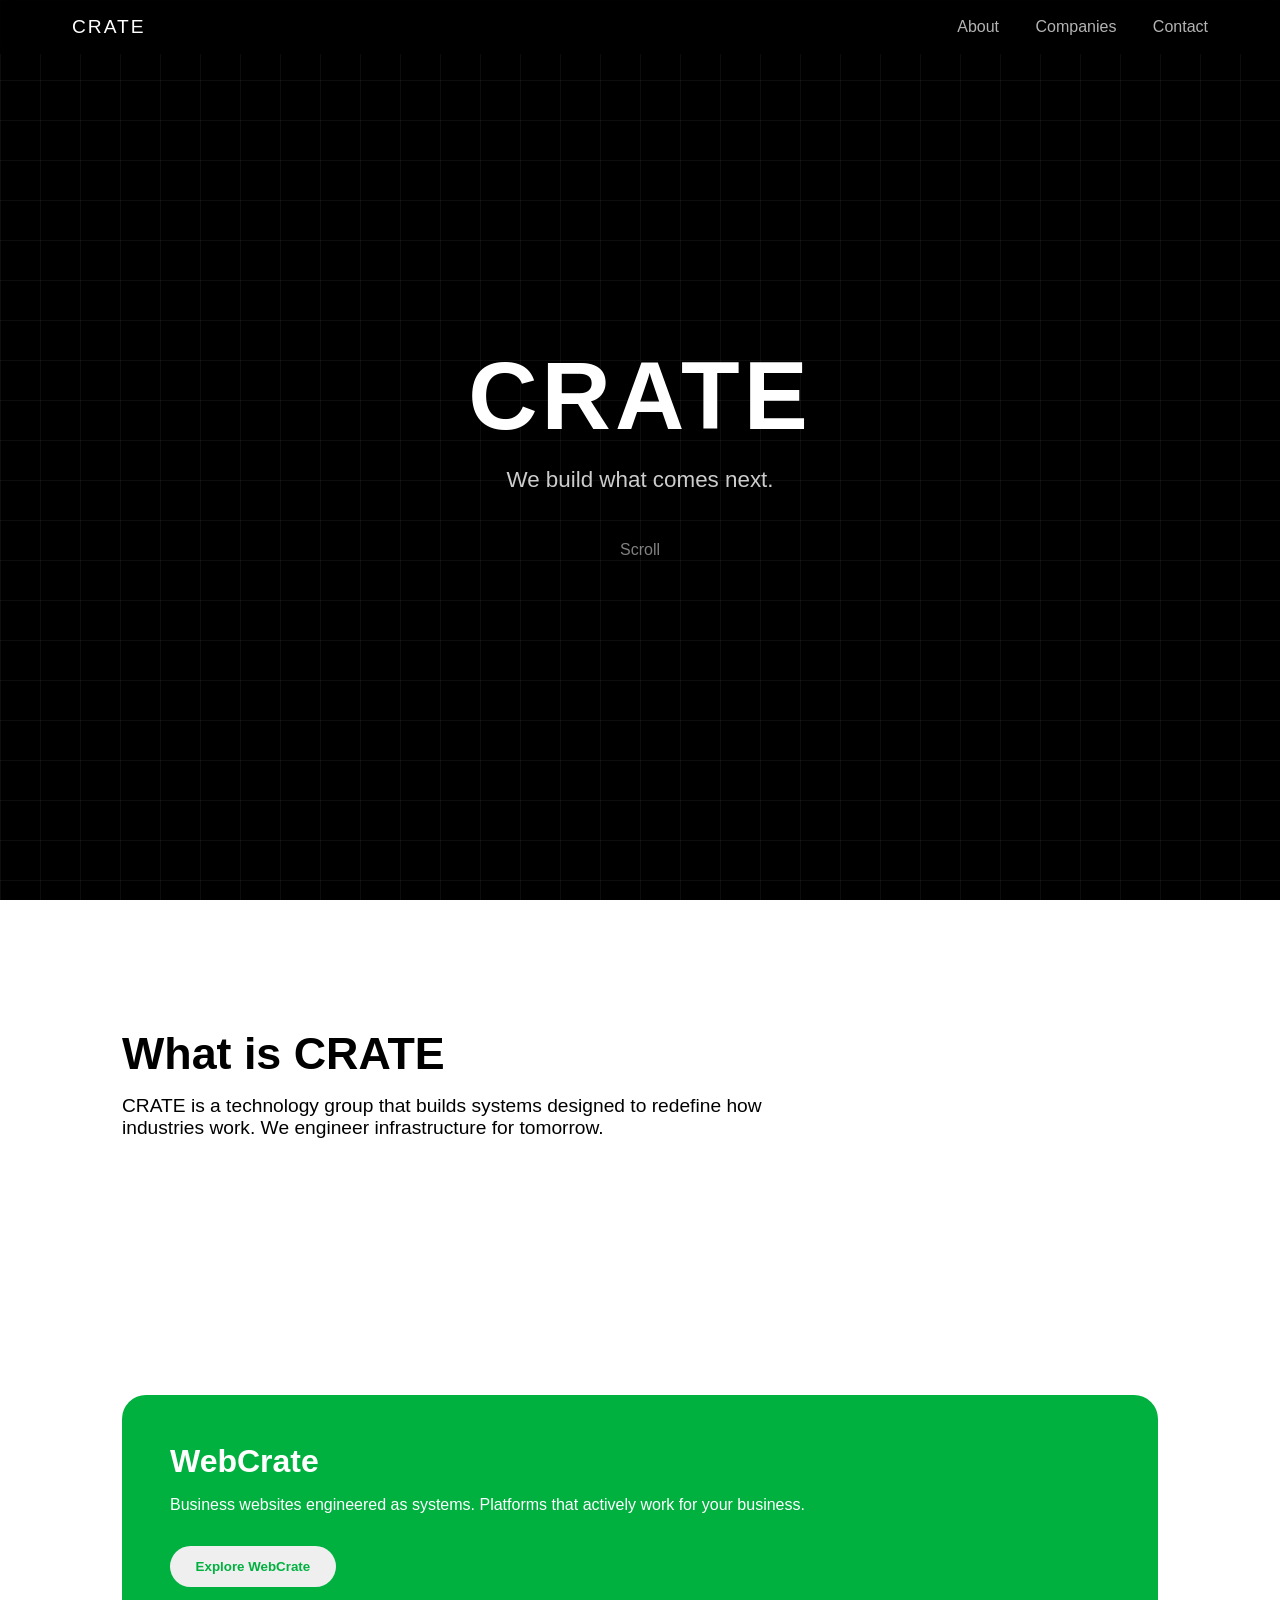
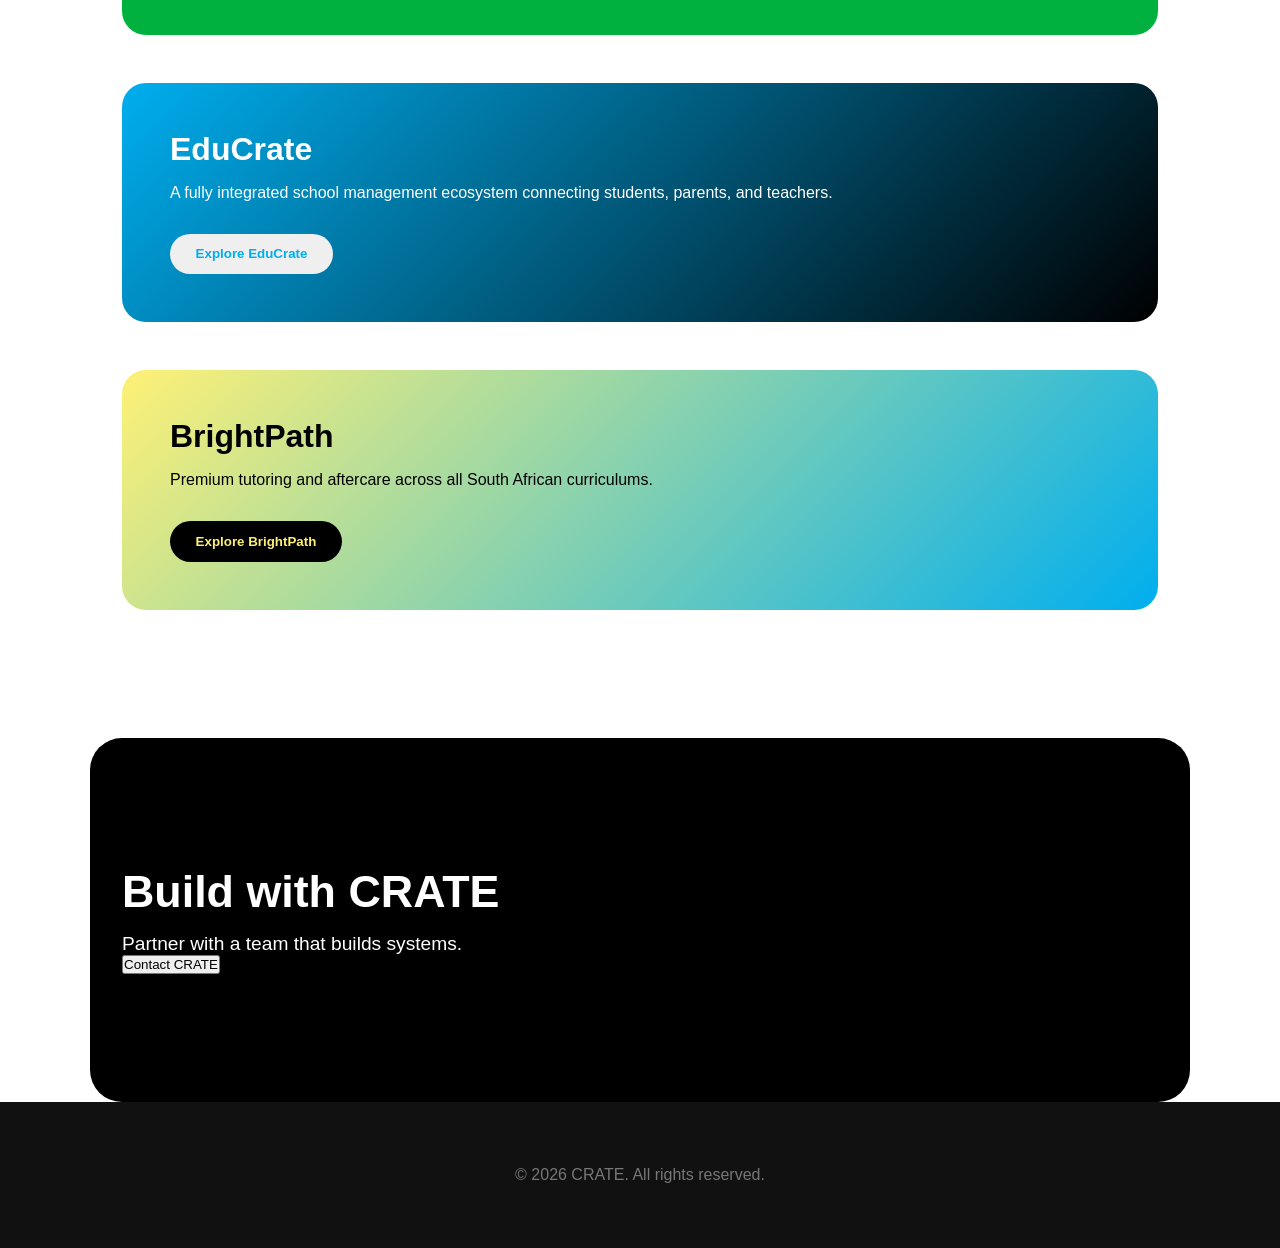
<file: index.html>
<!DOCTYPE html>
<html lang="en">
<head>
  <meta charset="UTF-8" />
  <meta name="viewport" content="width=device-width, initial-scale=1.0" />
  <title>CRATE | We Build What Comes Next</title>
  <link rel="stylesheet" href="styles/styles.css" />
</head>
<body>

<!-- NAV -->
<nav class="nav">
  <div class="nav-inner">
    <span class="nav-logo">CRATE</span>
    <div class="nav-links">
      <a href="index.html#about">About</a>
      <a href="index.html#brands">Companies</a>
      <a href="index.html#contact">Contact</a>
    </div>
  </div>
</nav>

<!-- HERO -->
<header class="hero">
  <div class="grid-bg"></div>
  <div class="hero-content">
    <h1>CRATE</h1>
    <p>We build what comes next.</p>
    <span class="scroll">Scroll</span>
  </div>
</header>

<!-- ABOUT -->
<section id="about" class="about reveal">
  <h2>What is CRATE</h2>
  <p>
    CRATE is a technology group that builds systems designed to redefine how industries work.
    We engineer infrastructure for tomorrow.
  </p>
</section>

<!-- BRANDS -->
<section id="brands" class="brands">

  <div class="brand webcrate reveal">
    <h3>WebCrate</h3>
    <p>
      Business websites engineered as systems.
      Platforms that actively work for your business.
    </p>
    <a href="webcrate.html">
      <button>Explore WebCrate</button>
    </a>
  </div>

  <div class="brand educrate reveal">
    <h3>EduCrate</h3>
    <p>
      A fully integrated school management ecosystem
      connecting students, parents, and teachers.
    </p>
    <a href="educrate.html">
      <button>Explore EduCrate</button>
    </a>
  </div>

  <div class="brand brightpath reveal">
    <h3>BrightPath</h3>
    <p>
      Premium tutoring and aftercare
      across all South African curriculums.
    </p>
    <a href="Brightpath/index.html">
      <button>Explore BrightPath</button>
    </a>
  </div>

</section>

<!-- CTA -->
<section id="contact" class="cta reveal">
  <h2>Build with CRATE</h2>
  <p>Partner with a team that builds systems.</p>
  <button>Contact CRATE</button>
</section>

<footer>
  <p>© 2026 CRATE. All rights reserved.</p>
</footer>

<script src="scripts/scripts.js"></script>
</body>
</html>
</file>
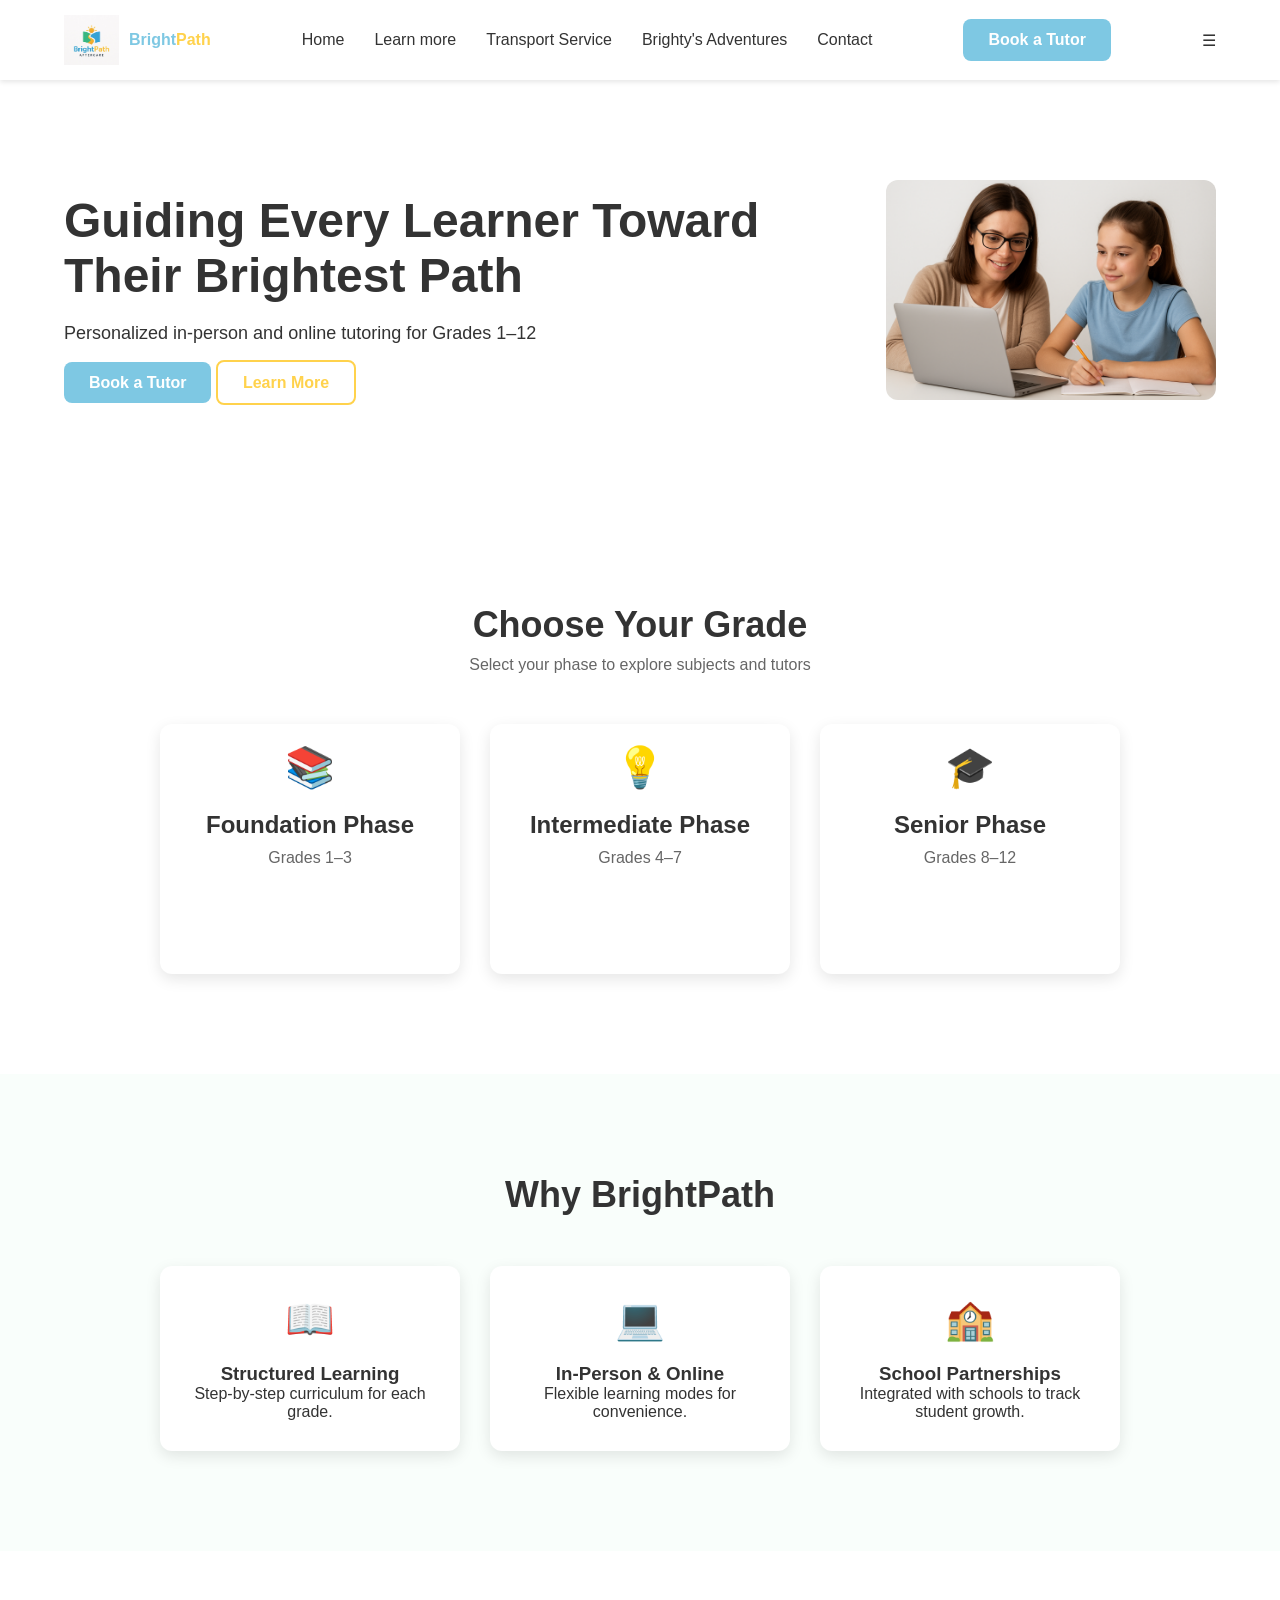
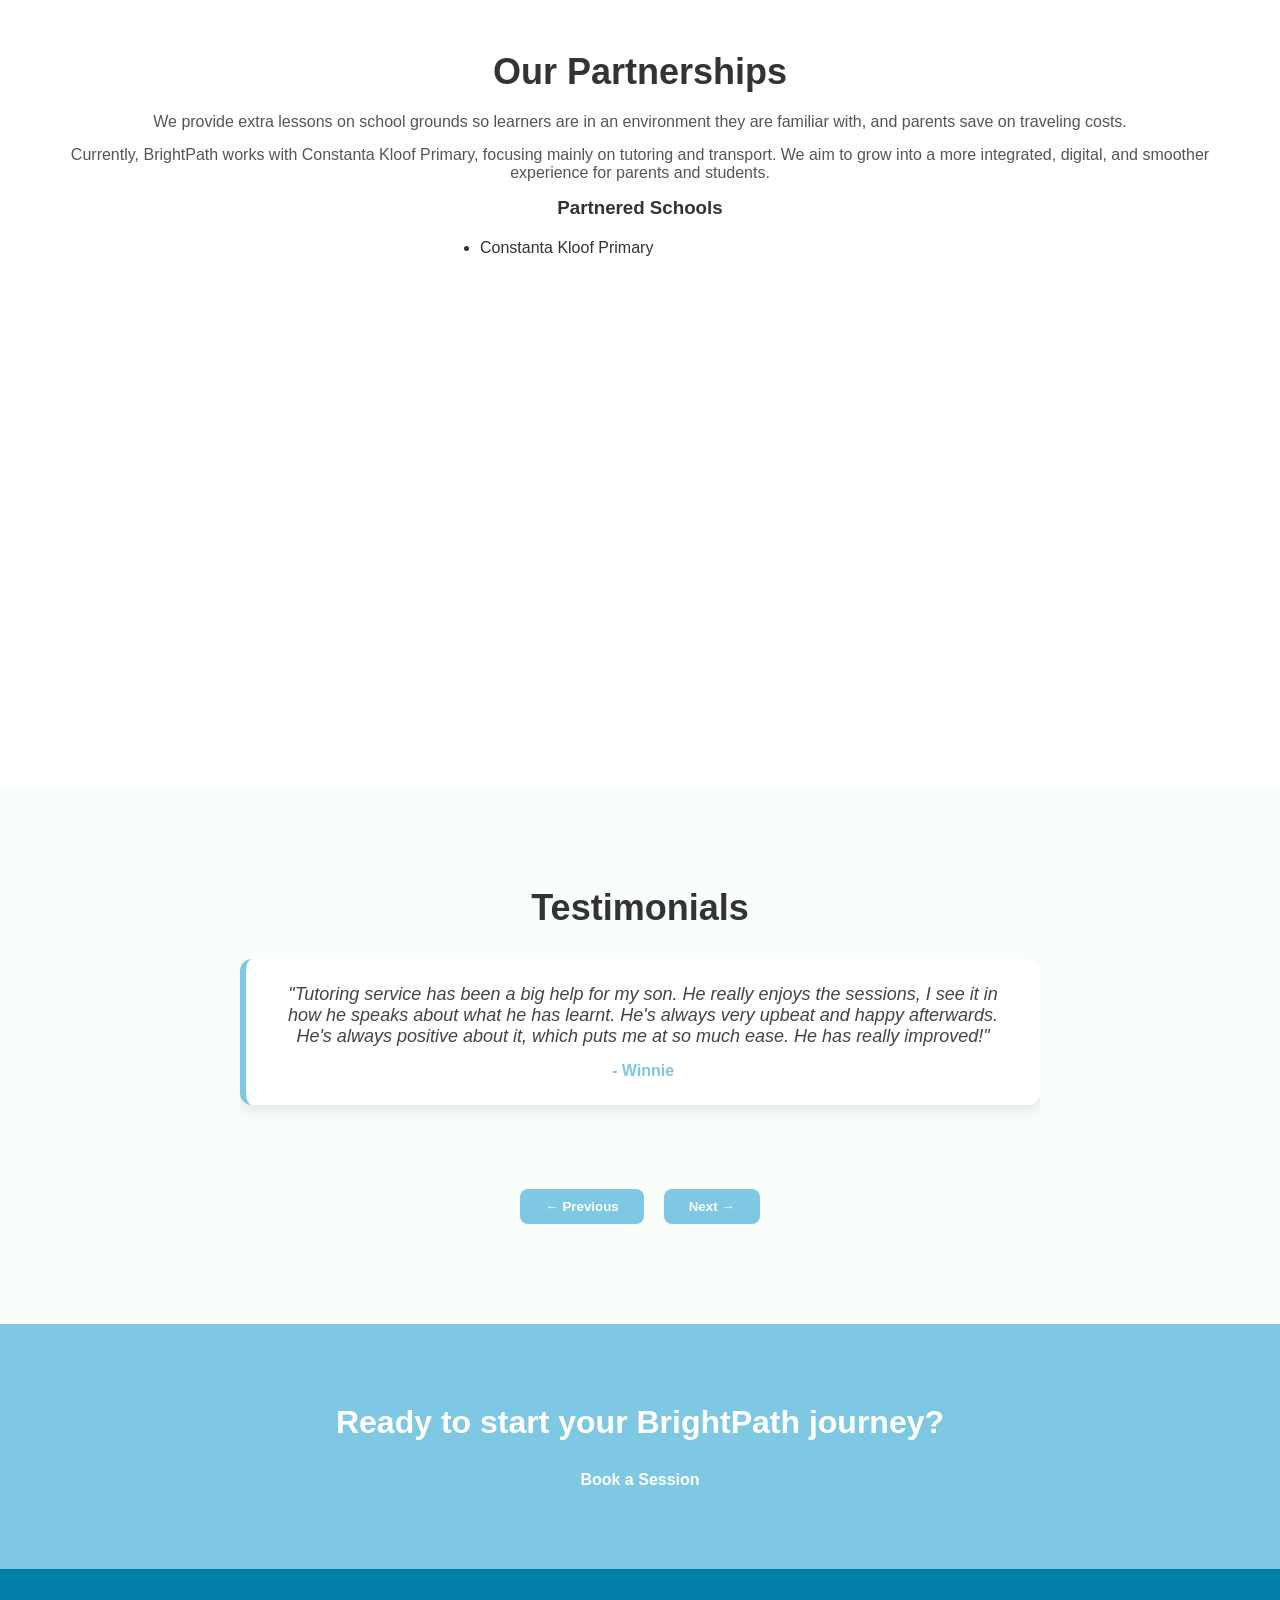
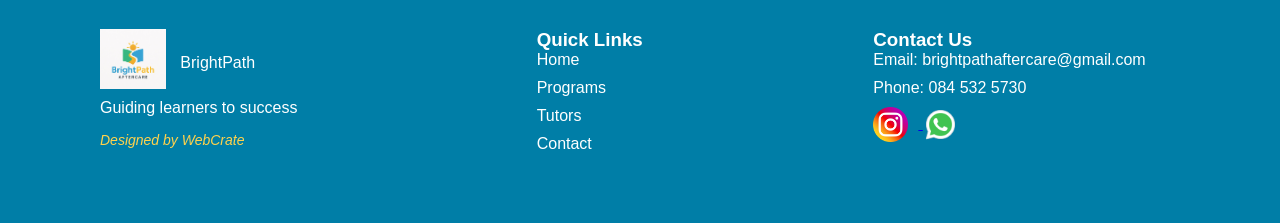
<file: Brightpath/index.html>
<!DOCTYPE html>
<html lang="en">
<head>
  <meta charset="UTF-8">
  <meta name="viewport" content="width=device-width, initial-scale=1.0">
  <title>BrightPath | Home</title>
  <link rel="stylesheet" href="styles/styles.css">
</head>
<body>
  
  <header>
    <div class="container header-container">
      <div class="logo">
        <img src="images/IMG-20251020-WA0029.jpg" alt="BrightPath Logo" class="logo-img">
        <span class="bright">Bright</span><span class="path">Path</span>
      </div>
      <nav>
        <ul class="nav-links">
          <li><a href="#">Home</a></li>
          <li><a href="learn.html">Learn more</a></li>
          <li><a href="transport.html">Transport Service</a></li>
          <li><a href="episodes.html">Brighty's Adventures</a></li>
          <li><a href="#">Contact</a></li>
        </ul>
      </nav>
      <a href="tutors.html" class="cta-btn">Book a Tutor</a>
      <div class="mobile-menu-icon">&#9776;</div>
    </div>
  </header>

  <!-- HERO SECTION -->
  <section class="hero">
    <div class="container hero-container">
      <div class="hero-text">
        <h1>Guiding Every Learner Toward Their Brightest Path</h1>
        <p>Personalized in-person and online tutoring for Grades 1–12</p>
        <div class="hero-buttons">
          <a href="tutors.html" class="btn-primary">Book a Tutor</a>
          <a href="learn.html" class="btn-secondary">Learn More</a>
        </div>
      </div>
      <div class="hero-image">
        <img src="images/tutor2.png" alt="Learners and tutor">
      </div>
    </div>
  </section>

  <!-- SUBJECTS / GRADES SECTION -->
  <section class="grades">
    <div class="container">
      <h2>Choose Your Grade</h2>
      <p>Select your phase to explore subjects and tutors</p>
      <div class="grades-grid">
        <div class="grade-card" data-phase="foundation">
          <div class="icon">📚</div>
          <h3>Foundation Phase</h3>
          <p>Grades 1–3</p>
        </div>
        <div class="grade-card" data-phase="intermediate">
          <div class="icon">💡</div>
          <h3>Intermediate Phase</h3>
          <p>Grades 4–7</p>
        </div>
        <div class="grade-card" data-phase="senior">
          <div class="icon">🎓</div>
          <h3>Senior Phase</h3>
          <p>Grades 8–12</p>
        </div>
      </div>
      <div class="subjects-placeholder">
        <!-- Subjects will display dynamically -->
      </div>
    </div>
  </section>

  <!-- WHY BRIGHTPATH -->
  <section class="why">
    <div class="container">
      <h2>Why BrightPath</h2>
      <div class="why-grid">
        <div class="why-card">
          <div class="icon">📖</div>
          <h3>Structured Learning</h3>
          <p>Step-by-step curriculum for each grade.</p>
        </div>
        <div class="why-card">
          <div class="icon">💻</div>
          <h3>In-Person & Online</h3>
          <p>Flexible learning modes for convenience.</p>
        </div>
        <div class="why-card">
          <div class="icon">🏫</div>
          <h3>School Partnerships</h3>
          <p>Integrated with schools to track student growth.</p>
        </div>
      </div>
    </div>
  </section>

  <!-- PARTNERSHIPS & LOCATIONS -->
  <section class="partnerships">
    <div class="container">
      <h2>Our Partnerships</h2>
      <p>We provide extra lessons on school grounds so learners are in an environment they are familiar with, and parents save on traveling costs.</p>
      <p>Currently, BrightPath works with Constanta Kloof Primary, focusing mainly on tutoring and transport. We aim to grow into a more integrated, digital, and smoother experience for parents and students.</p>
      <h3>Partnered Schools</h3>
      <ul>
        <li>Constanta Kloof Primary</li>
      </ul>
      <div class="map-container">
        <iframe 
          src="https://www.google.com/maps/embed?pb=!1m18!1m12!1m3!1d3563.0411547045267!2d27.9029321!3d-26.1453311!2m3!1f0!2f0!3f0!3m2!1i1024!2i768!4f13.1!3m3!1m2!1s0x1e95a1dae110edc3%3A0xf8d9450dc3120c68!2sConstantia%20Kloof%20Primary%20School!5e0!3m2!1sen!2sza!4v1700000000000!5m2!1sen!2sza" 
          width="100%" height="400" style="border:0;" allowfullscreen="" loading="lazy">
        </iframe>
      </div>
    </div>
  </section>

 <!-- TESTIMONIALS -->
<section class="testimonials" id="testimonials">
  <div class="container">
    <h2>Testimonials</h2>

    <div class="testimonial-container">
      <div class="testimonial active">
        <p>"Tutoring service has been a big help for my son. He really enjoys the sessions, I see it in how he speaks about what he has learnt. He's always very upbeat and happy afterwards. He's always positive about it, which puts me at so much ease. He has really improved!"</p>
        <span>- Winnie</span>
      </div>

      <div class="testimonial">
        <p>"BrightPath Aftercare helped my daughter to pass the 3rd term as she failed 2nd term and needed a tutor. I am very happy with the attention and patience they have when tutoring her. So much so that I have enrolled my other 2 daughters for tutoring. I really appreciate the work they have done and feel sure that my kids are benefiting from the help."</p>
        <span>- Charmy</span>
      </div>

      <div class="testimonial">
        <p>"BrightPath has honestly been such a blessing for us. My daughter’s confidence in maths has grown so much and she actually enjoys her lessons now. The tutors are patient, consistent and genuinely care about the learners' progress."</p>
        <span>- Sarah</span>
      </div>

      <div class="testimonial">
        <p>"I used to find maths stressful but my BrightPath tutor explains everything in a way that actually makes sense. I’ve improved a lot and feel way more confident now, especially when writing tests."</p>
        <span>- Cassidy</span>
      </div>

      <div class="testimonial">
        <p>"BrightPath’s tutors are amazing. They take the time to understand each child and teach in a way that makes learning enjoyable. My son looks forward to every session!"</p>
        <span>- Thandiwe</span>
      </div>
    </div>

    <div class="testimonial-controls">
      <button class="testimonial-btn" id="prev-testimonial">← Previous</button>
      <button class="testimonial-btn" id="next-testimonial">Next →</button>
    </div>
  </div>
</section>



  <!-- CTA SECTION -->
  <section class="cta">
    <div class="container">
      <h2>Ready to start your BrightPath journey?</h2>
      <a href="#" class="btn-primary">Book a Session</a>
    </div>
  </section>

  <!-- FOOTER -->
  <footer>
    <div class="container footer-grid">
      <div class="footer-logo">
        <img src="images/IMG-20251020-WA0029.jpg" alt="BrightPath Logo" class="logo-img">
        <span class="bright">Bright</span><span class="path">Path</span>
        <p>Guiding learners to success</p>
        <p class="designed-by">Designed by WebCrate</p>
      </div>
      <div class="footer-links">
        <h3>Quick Links</h3>
        <ul>
          <li><a href="#">Home</a></li>
          <li><a href="#">Programs</a></li>
          <li><a href="#">Tutors</a></li>
          <li><a href="#">Contact</a></li>
        </ul>
      </div>
      <div class="footer-contact">
        <h3>Contact Us</h3>
        <p>Email: brightpathaftercare@gmail.com</p>
        <p>Phone: 084 532 5730</p>
        <!-- Instagram Icon -->
        <a href="https://www.instagram.com/brightpathaftercare?igsh=c2xjYW44cWVueXZn" target="_blank">
          <img src="images/instagram.png" alt="Instagram" class="social-icon">
        </a>
        <!-- WhatsApp Icon -->
        <a href="https://wa.me/27845325730" target="_blank">
          <img src="images/whatsapp.png" alt="WhatsApp" class="social-icon">
        </a>
      </div>
    </div>
  </footer>

  <script src="scripts/scripts.js"></script>
</body>
</html>
</file>
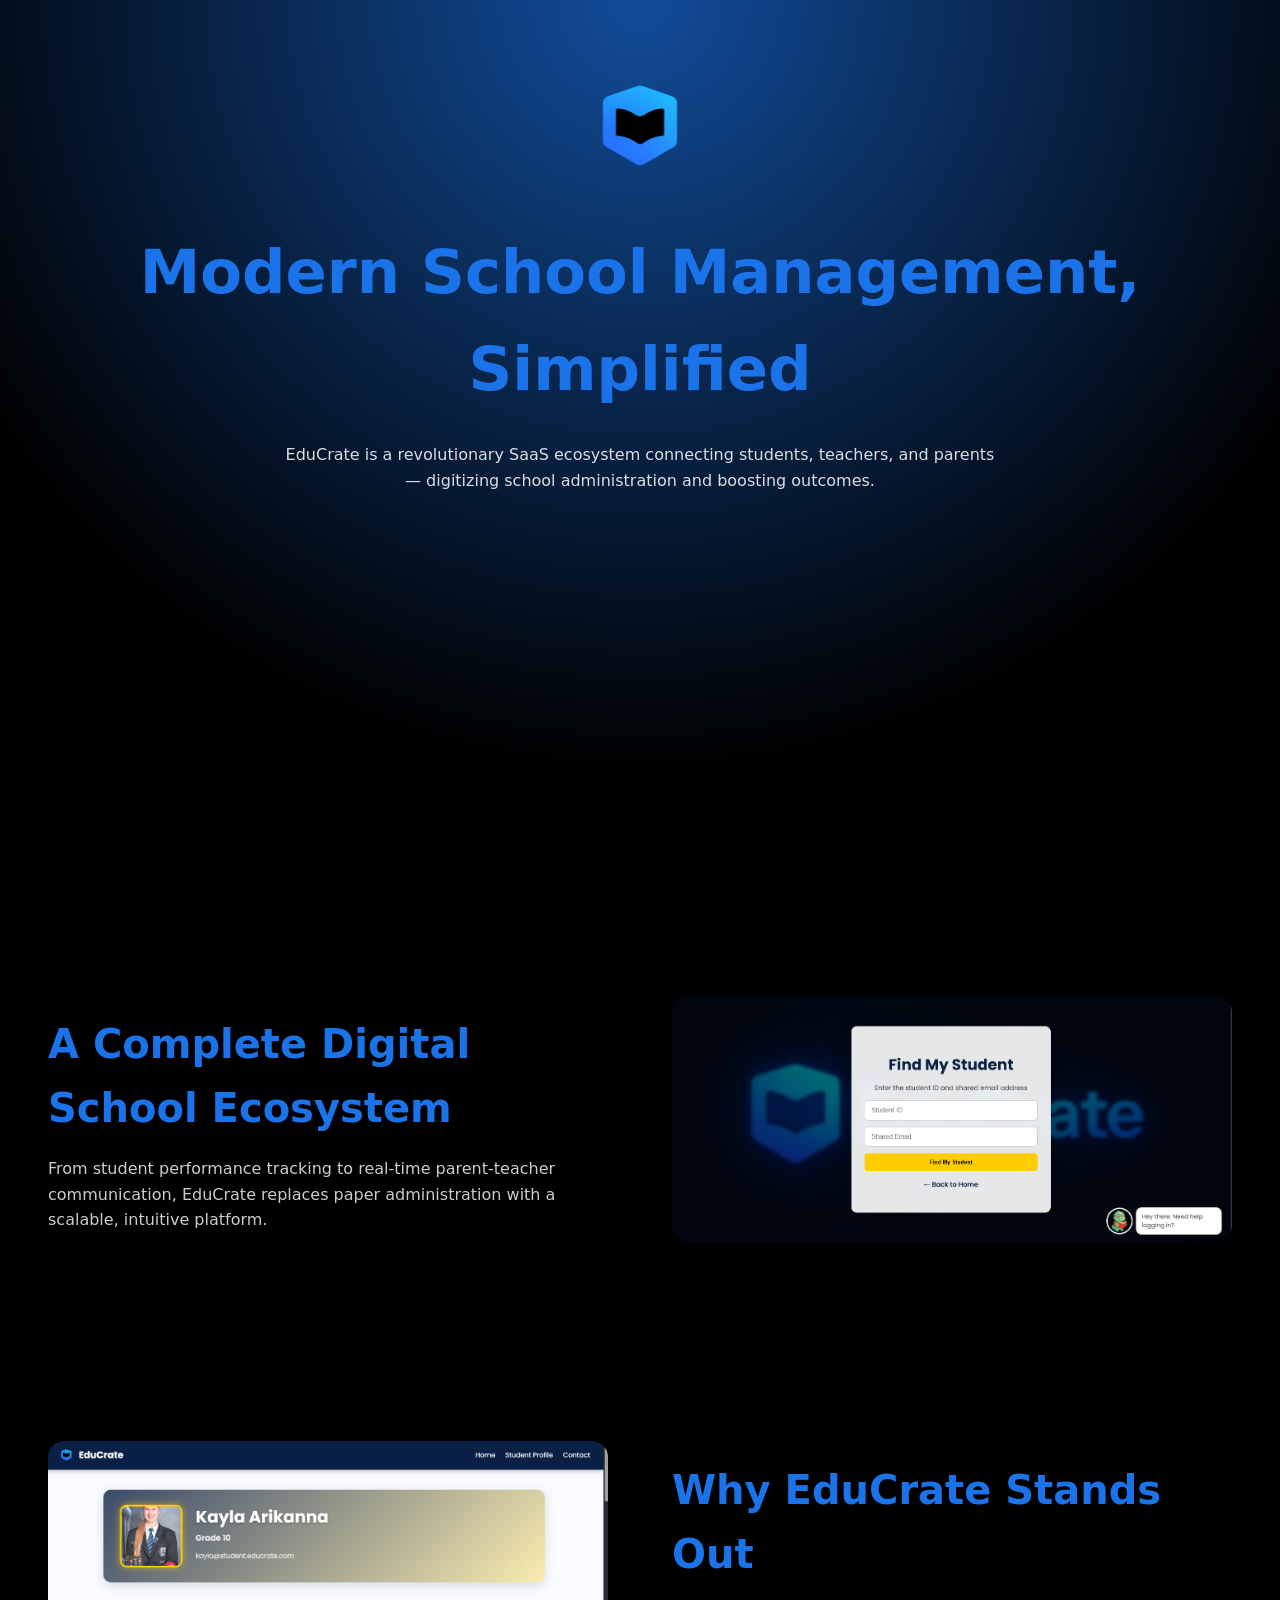
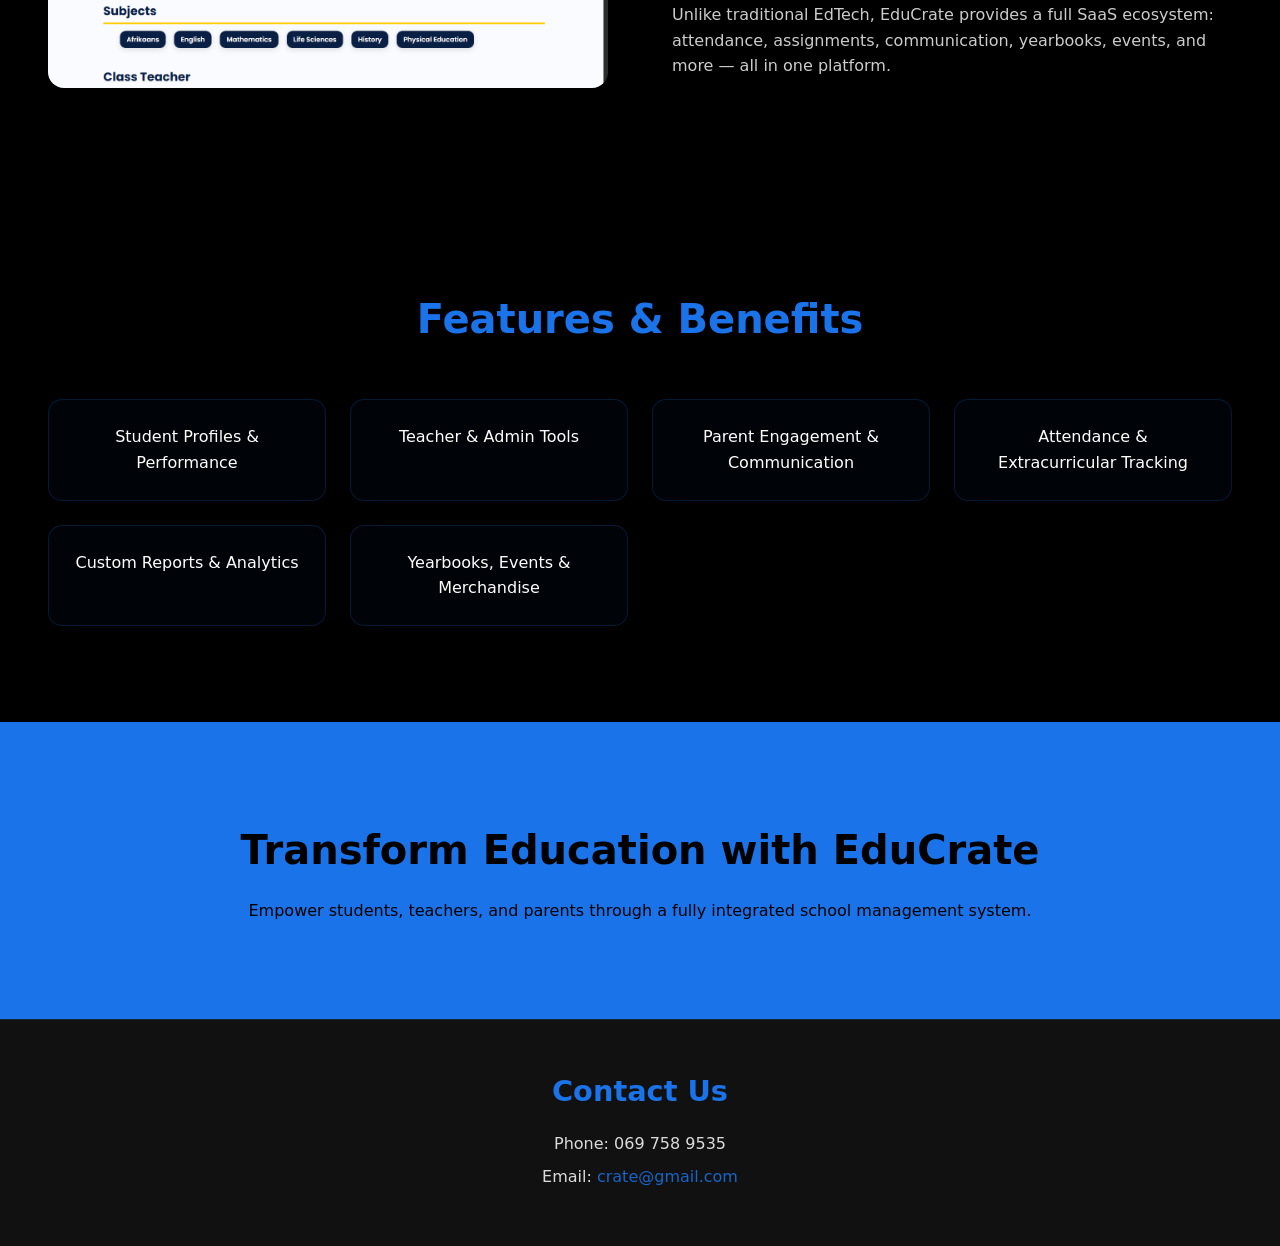
<file: educrate.html>
<!DOCTYPE html>
<html lang="en">
<head>
  <meta charset="UTF-8" />
  <meta name="viewport" content="width=device-width, initial-scale=1.0" />
  <title>EduCrate | CRATE</title>

  <link rel="stylesheet" href="styles/educrate.css" />
</head>
<body>

<!-- HERO -->
<section class="hero">
  <div class="logo-holder">
    <img src="images/eedu.png" alt="EduCrate Logo">
  </div>

  <h1>Modern School Management, Simplified</h1>
  <p>
    EduCrate is a revolutionary SaaS ecosystem connecting students,
    teachers, and parents — digitizing school administration and boosting outcomes.
  </p>
</section>

<!-- SYSTEM EXPLANATION -->
<section class="block">
  <div class="text">
    <h2>A Complete Digital School Ecosystem</h2>
    <p>
      From student performance tracking to real-time parent-teacher communication,
      EduCrate replaces paper administration with a scalable, intuitive platform.
    </p>
  </div>

  <div class="image">
    <img src="images/s1.png" alt="EduCrate System Preview">
  </div>
</section>

<!-- DIFFERENTIATION -->
<section class="block reverse">
  <div class="text">
    <h2>Why EduCrate Stands Out</h2>
    <p>
      Unlike traditional EdTech, EduCrate provides a full SaaS ecosystem:
      attendance, assignments, communication, yearbooks, events, and more — all in one platform.
    </p>
  </div>

  <div class="image">
    <img src="images/s2.png" alt="EduCrate Difference">
  </div>
</section>

<!-- FEATURES -->
<section class="features">
  <h2>Features & Benefits</h2>

  <div class="feature-grid">
    <div class="feature">Student Profiles & Performance</div>
    <div class="feature">Teacher & Admin Tools</div>
    <div class="feature">Parent Engagement & Communication</div>
    <div class="feature">Attendance & Extracurricular Tracking</div>
    <div class="feature">Custom Reports & Analytics</div>
    <div class="feature">Yearbooks, Events & Merchandise</div>
  </div>
</section>

<!-- CLOSING -->
<section class="closing">
  <h2>Transform Education with EduCrate</h2>
  <p>
    Empower students, teachers, and parents through a fully integrated school management system.
  </p>
</section>

<!-- FOOTER -->
<footer class="footer">
  <div class="footer-content">
    <h3>Contact Us</h3>
    <p>Phone: 069 758 9535</p>
    <p>Email: <a href="mailto:crate@gmail.com">crate@gmail.com</a></p>
  </div>
</footer>

<script src="scripts/educrate.js"></script>
</body>
</html>
</file>
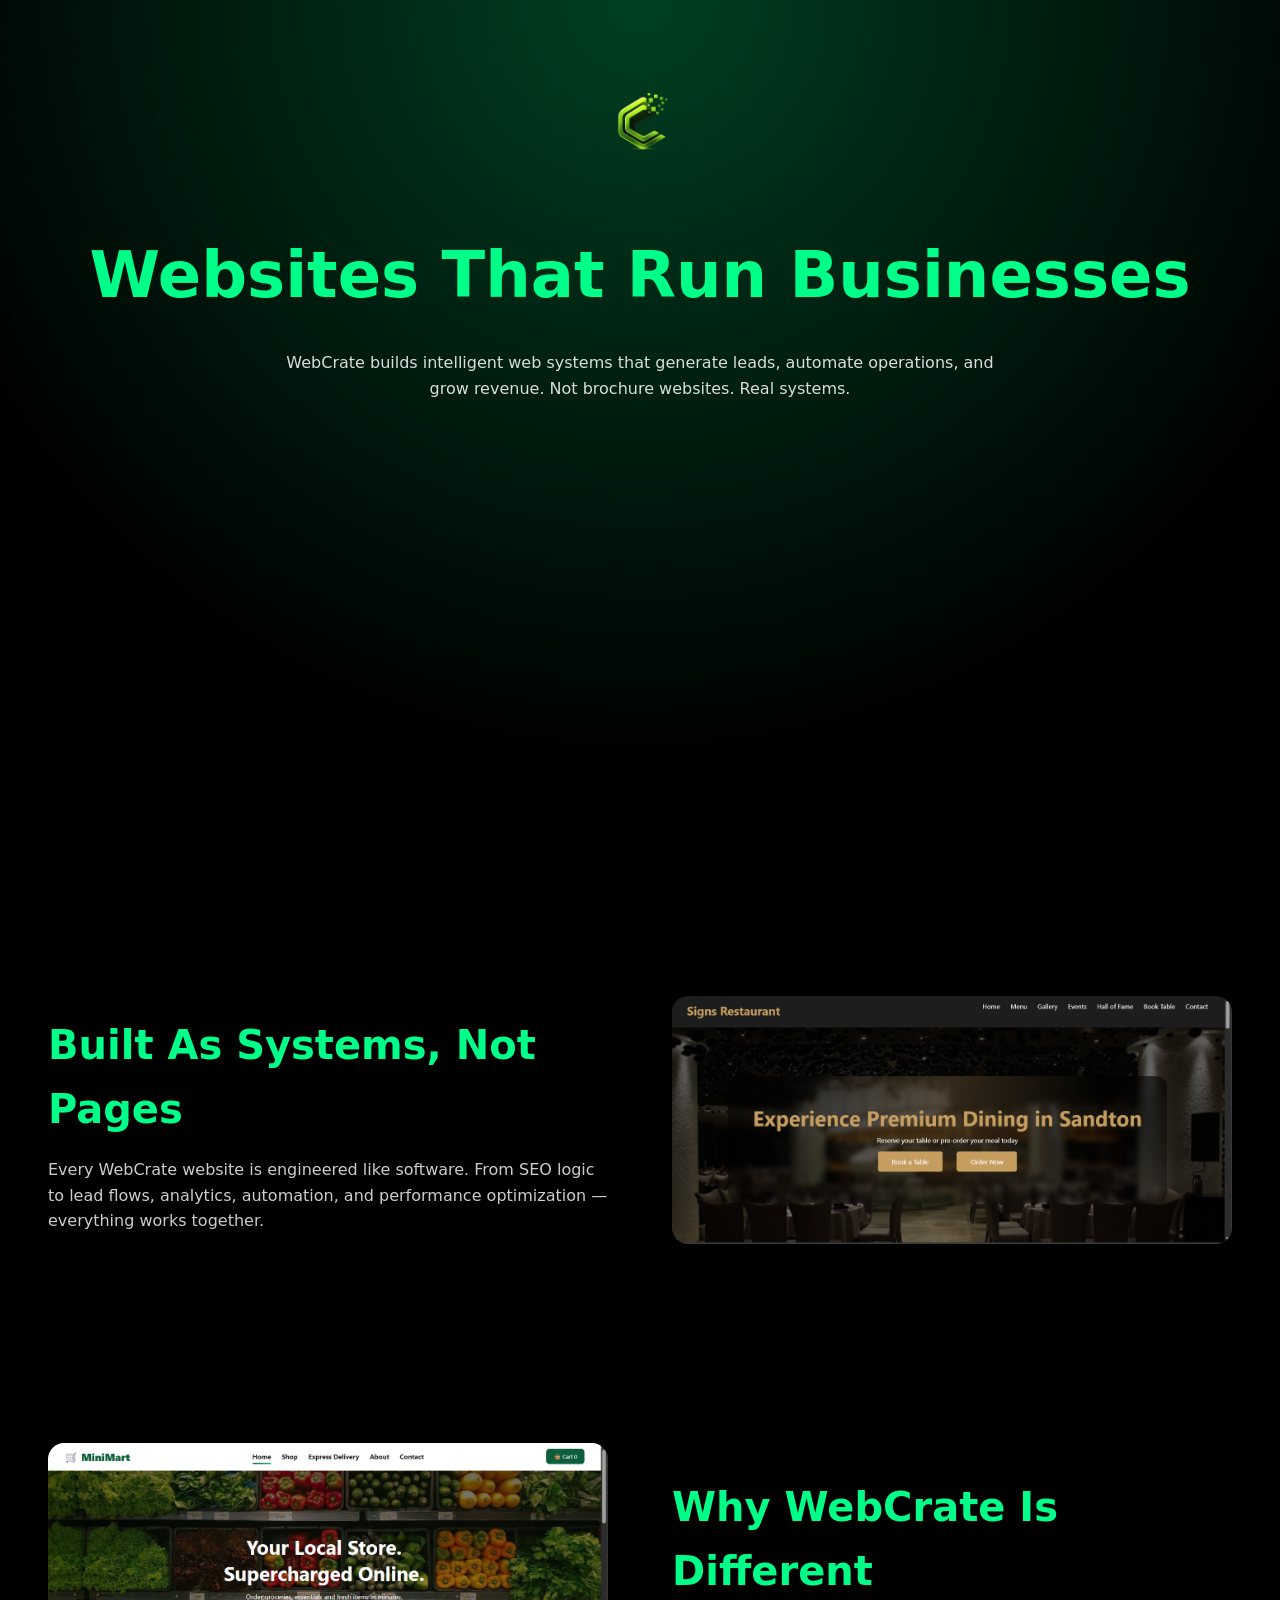
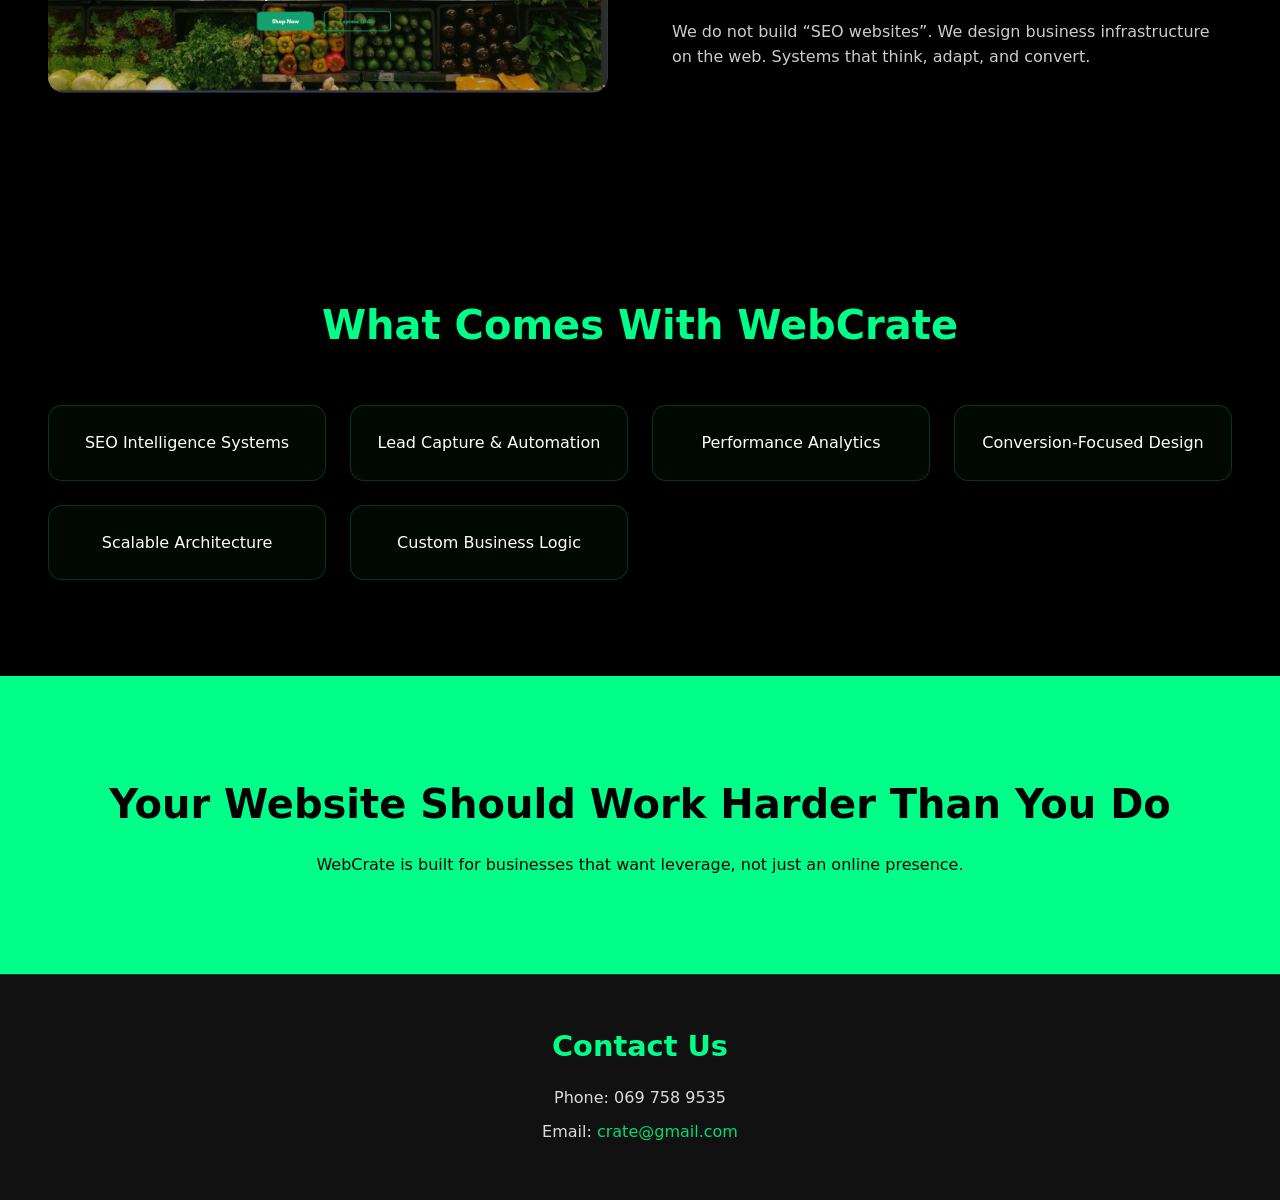
<file: webcrate.html>
<!DOCTYPE html>
<html lang="en">
<head>
  <meta charset="UTF-8" />
  <meta name="viewport" content="width=device-width, initial-scale=1.0" />
  <title>WebCrate | CRATE</title>

  <link rel="stylesheet" href="styles/webcrate.css" />
</head>
<body>

<!-- HERO -->
<section class="hero">
  <div class="logo-holder">
    <img src="images/webcrate1.png" alt="WebCrate Logo">
  </div>

  <h1>Websites That Run Businesses</h1>
  <p>
    WebCrate builds intelligent web systems that generate leads,
    automate operations, and grow revenue.
    Not brochure websites. Real systems.
  </p>
</section>

<!-- SYSTEM EXPLANATION -->
<section class="block">
  <div class="text">
    <h2>Built As Systems, Not Pages</h2>
    <p>
      Every WebCrate website is engineered like software.
      From SEO logic to lead flows, analytics, automation,
      and performance optimization — everything works together.
    </p>
  </div>

  <div class="image">
    <img src="images/h1.png" alt="WebCrate System Preview">
  </div>
</section>

<!-- DIFFERENTIATION -->
<section class="block reverse">
  <div class="text">
    <h2>Why WebCrate Is Different</h2>
    <p>
      We do not build “SEO websites”.
      We design business infrastructure on the web.
      Systems that think, adapt, and convert.
    </p>
  </div>

  <div class="image">
    <img src="images/h2.png" alt="WebCrate Difference">
  </div>
</section>

<!-- FEATURES -->
<section class="features">
  <h2>What Comes With WebCrate</h2>

  <div class="feature-grid">
    <div class="feature">SEO Intelligence Systems</div>
    <div class="feature">Lead Capture & Automation</div>
    <div class="feature">Performance Analytics</div>
    <div class="feature">Conversion-Focused Design</div>
    <div class="feature">Scalable Architecture</div>
    <div class="feature">Custom Business Logic</div>
  </div>
</section>

<!-- CLOSING -->
<section class="closing">
  <h2>Your Website Should Work Harder Than You Do</h2>
  <p>
    WebCrate is built for businesses that want leverage,
    not just an online presence.
  </p>
</section>

<!-- FOOTER -->
<footer class="footer">
  <div class="footer-content">
    <h3>Contact Us</h3>
    <p>Phone: 069 758 9535</p>
    <p>Email: <a href="mailto:crate@gmail.com">crate@gmail.com</a></p>
  </div>
</footer>

<script src="scripts/webcrate.js"></script>
</body>
</html>
</file>
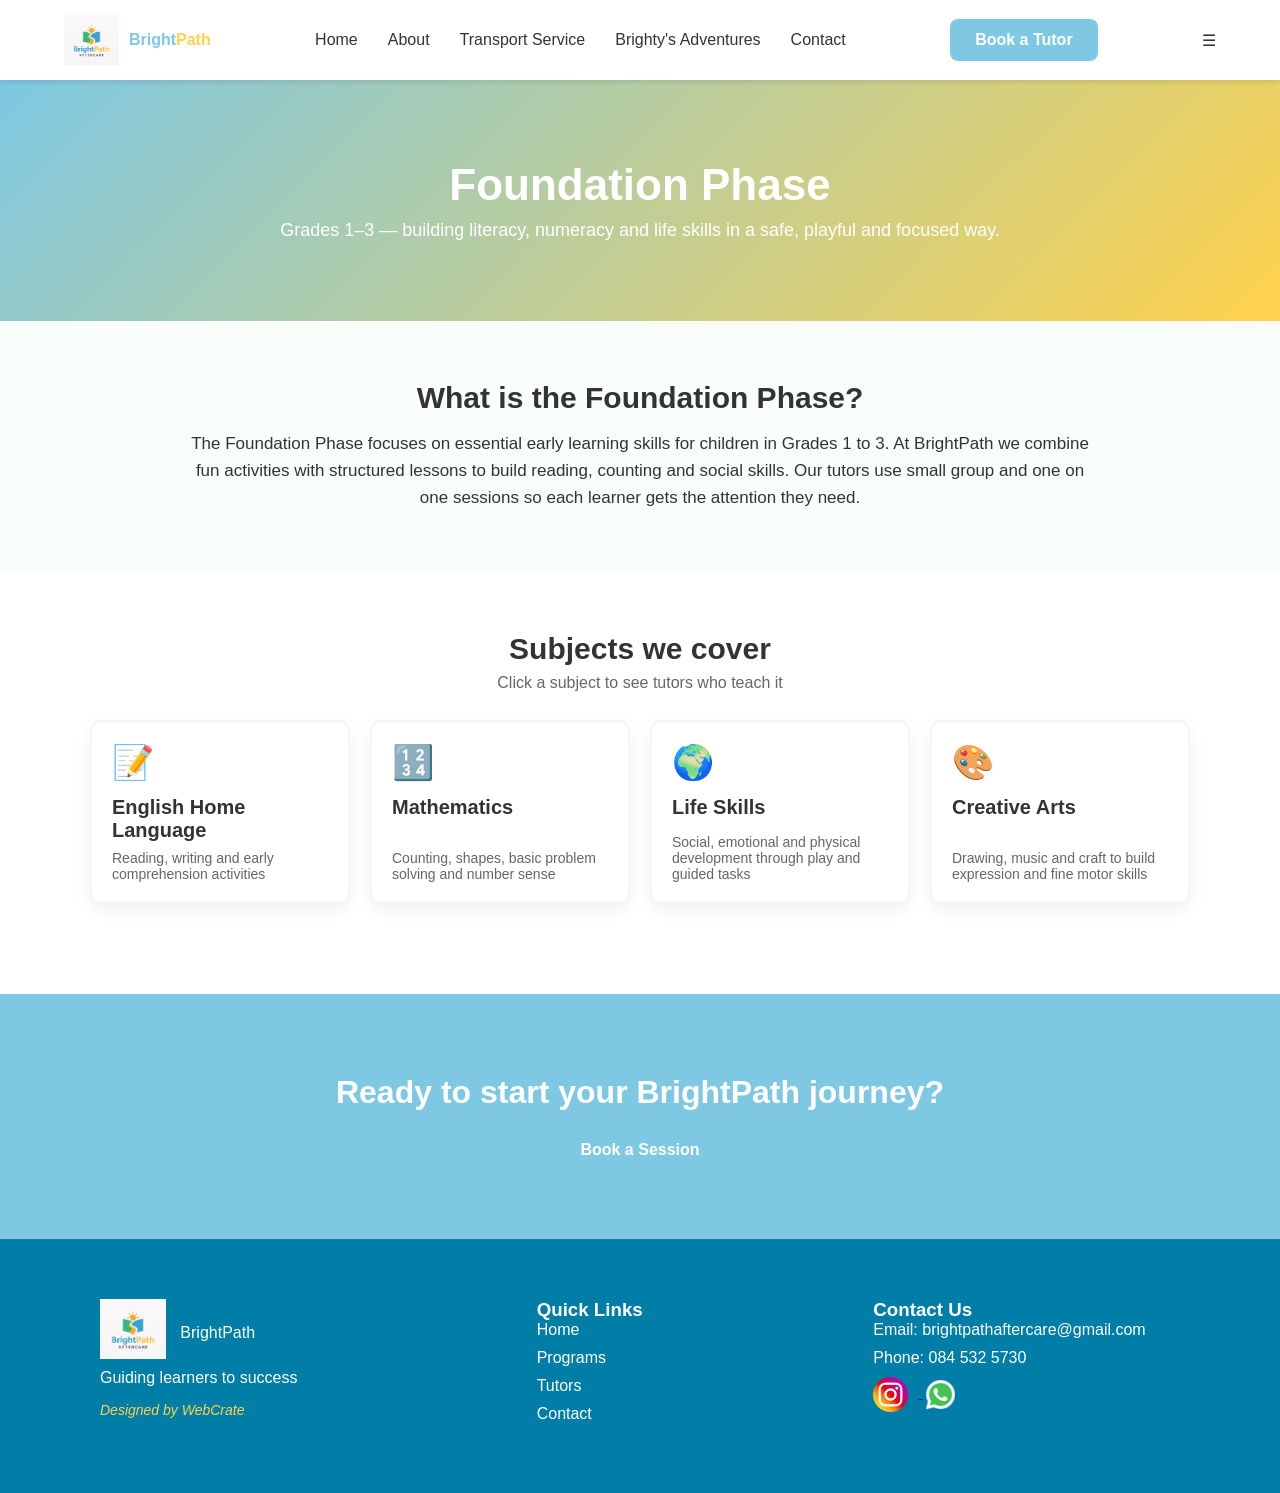
<file: Brightpath/foundation.html>
<!DOCTYPE html>
<html lang="en">
<head>
  <meta charset="UTF-8" />
  <meta name="viewport" content="width=device-width, initial-scale=1.0" />
  <title>Foundation Phase | BrightPath</title>
  <link rel="stylesheet" href="styles/styles.css" />
  <link rel="stylesheet" href="styles/foundation.css" />
</head>
<body>

 
  <header>
    <div class="container header-container">
      <div class="logo" onclick="location.href='index.html'">
        <img src="images/IMG-20251020-WA0029.jpg" alt="BrightPath Logo" class="logo-img" />
        <span class="bright">Bright</span><span class="path">Path</span>
      </div>
      <nav>
        <ul class="nav-links">
          <li><a href="index.html">Home</a></li>   
          <li><a href="#">About</a></li>
          <li><a href="#">Transport Service</a></li>
          <li><a href="episodes.html">Brighty's Adventures</a></li>
          <li><a href="#">Contact</a></li>
        </ul>
      </nav>
      <a href="tutors.html" class="cta-btn">Book a Tutor</a>
      <div class="mobile-menu-icon">&#9776;</div>
    </div>
  </header>

  
  <section class="foundation-hero">
    <div class="container">
      <h1>Foundation Phase</h1>
      <p>Grades 1–3 — building literacy, numeracy and life skills in a safe, playful and focused way.</p>
    </div>
  </section>


  <section class="foundation-overview">
    <div class="container">
      <h2>What is the Foundation Phase?</h2>
      <p>
        The Foundation Phase focuses on essential early learning skills for children in Grades 1 to 3.
        At BrightPath we combine fun activities with structured lessons to build reading, counting and social skills.
        Our tutors use small group and one on one sessions so each learner gets the attention they need.
      </p>
    </div>
  </section> 

  
  <section class="foundation-subjects">
    <div class="container">
      <h2>Subjects we cover</h2>
      <p class="subtext">Click a subject to see tutors who teach it</p>

      <div class="subjects-grid">
        <button class="subject-card" data-subject="english">
          <div class="icon">📝</div>
          <h3>English Home Language</h3>
          <p>Reading, writing and early comprehension activities</p>
        </button>

        <button class="subject-card" data-subject="mathematics">
          <div class="icon">🔢</div>
          <h3>Mathematics</h3>
          <p>Counting, shapes, basic problem solving and number sense</p>
        </button>

        <button class="subject-card" data-subject="lifeskills">
          <div class="icon">🌍</div>
          <h3>Life Skills</h3>
          <p>Social, emotional and physical development through play and guided tasks</p>
        </button>

        <button class="subject-card" data-subject="creative">
          <div class="icon">🎨</div>
          <h3>Creative Arts</h3>
          <p>Drawing, music and craft to build expression and fine motor skills</p>
        </button>
      </div>

      
      <div id="tutors-wrapper" class="tutors-wrapper hidden">
        <div class="tutors-header">
          <h3 id="tutors-title">Tutors</h3>
          <button id="close-tutors" class="close-btn">Close</button>
        </div>
        <div id="tutors-grid" class="tutors-grid"></div>
      </div>
    </div>
  </section>

  
  <section class="cta">
    <div class="container">
      <h2>Ready to start your BrightPath journey?</h2>
      <a href="tutors.html" class="btn-primary">Book a Session</a>
    </div>
  </section>

  <footer>
    <div class="container footer-grid">
      <div class="footer-logo">
        <img src="images/IMG-20251020-WA0029.jpg" alt="BrightPath Logo" class="logo-img">
        <span class="bright">Bright</span><span class="path">Path</span>
        <p>Guiding learners to success</p>
        <p class="designed-by">Designed by WebCrate</p>
      </div>
      <div class="footer-links">
        <h3>Quick Links</h3>
        <ul>
          <li><a href="index.html">Home</a></li>
          <li><a href="#">Programs</a></li>
          <li><a href="tutors.html">Tutors</a></li>
          <li><a href="#">Contact</a></li>
        </ul>
      </div>
      <div class="footer-contact">
        <h3>Contact Us</h3>
        <p>Email: brightpathaftercare@gmail.com</p>
        <p>Phone: 084 532 5730</p>
        <a href="https://www.instagram.com/brightpathaftercare?igsh=c2xjYW44cWVueXZn" target="_blank">
          <img src="images/instagram.png" alt="Instagram" class="social-icon" />
        </a>
        <a href="https://wa.me/27845325730" target="_blank">
          <img src="images/whatsapp.png" alt="WhatsApp" class="social-icon" />
        </a>
      </div>
    </div>
  </footer>

  <script src="scripts/foundation.js"></script>  
</body>
</html>
</file>
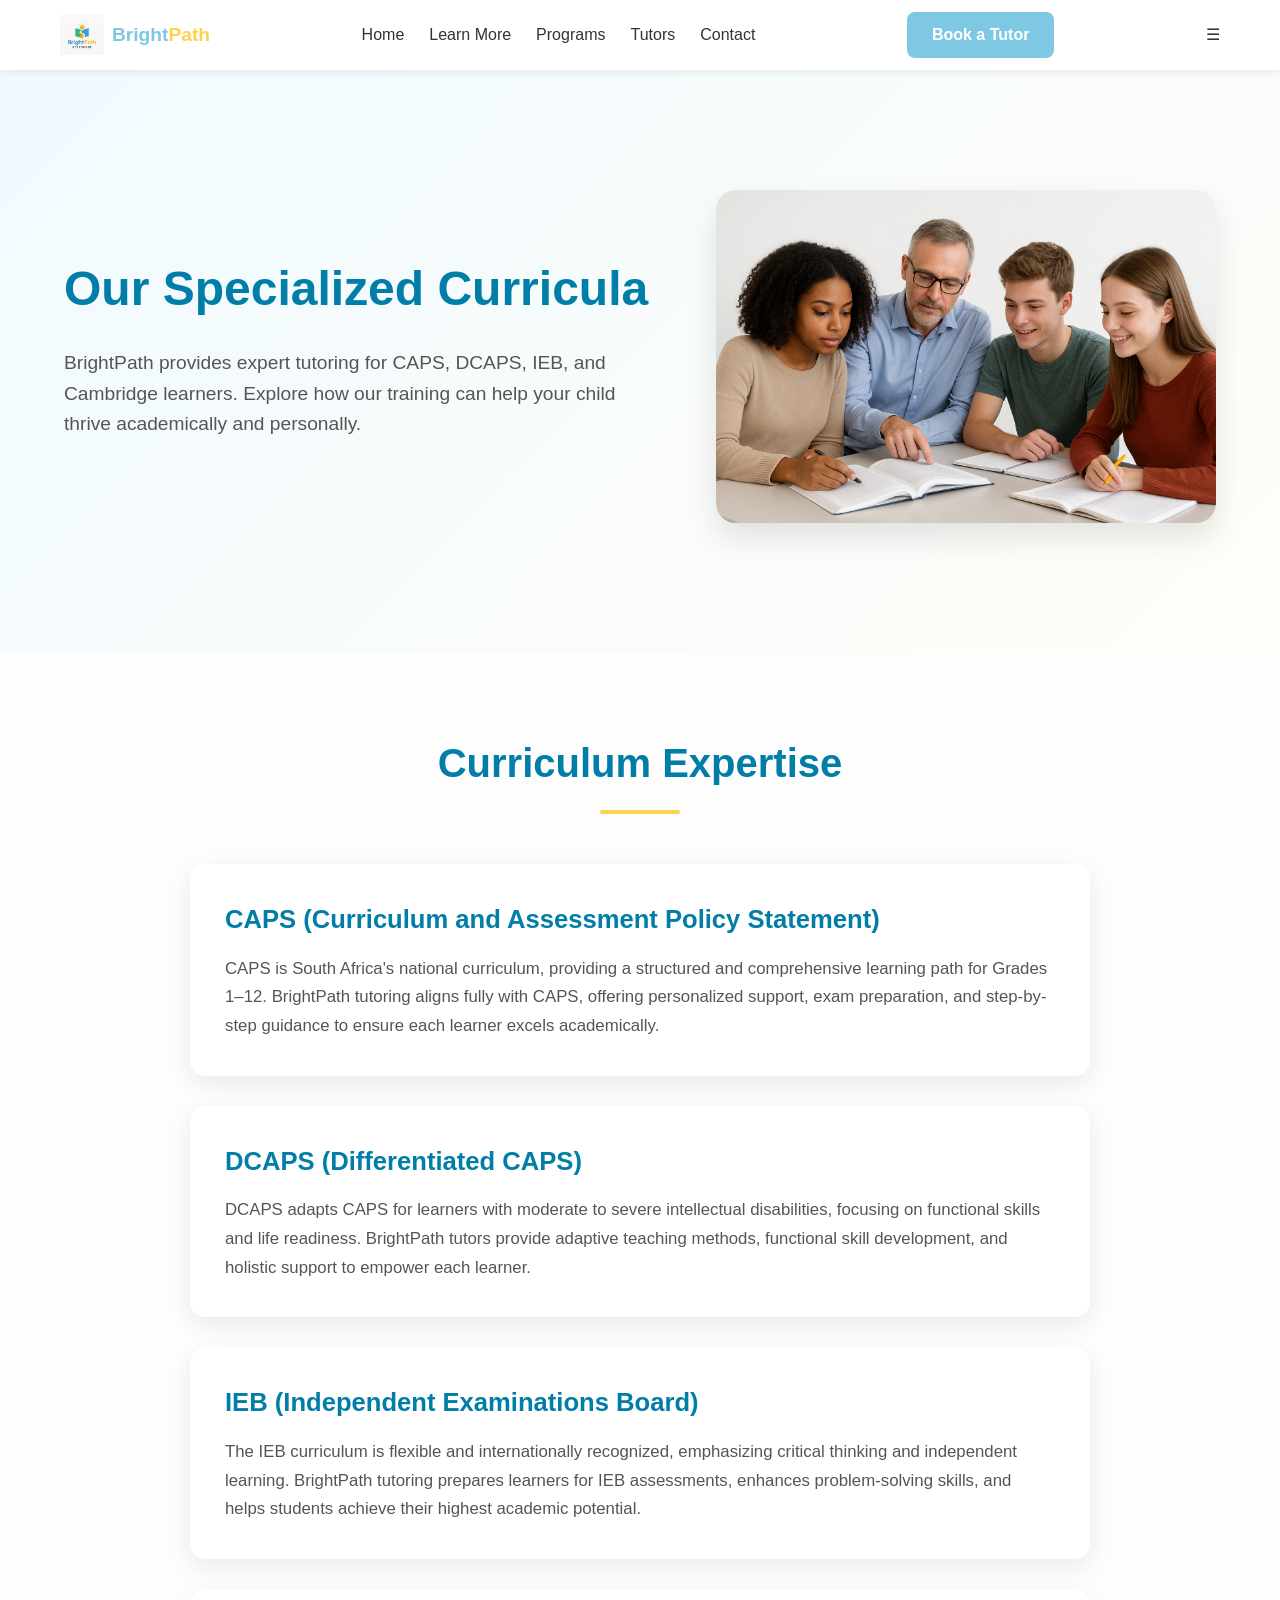
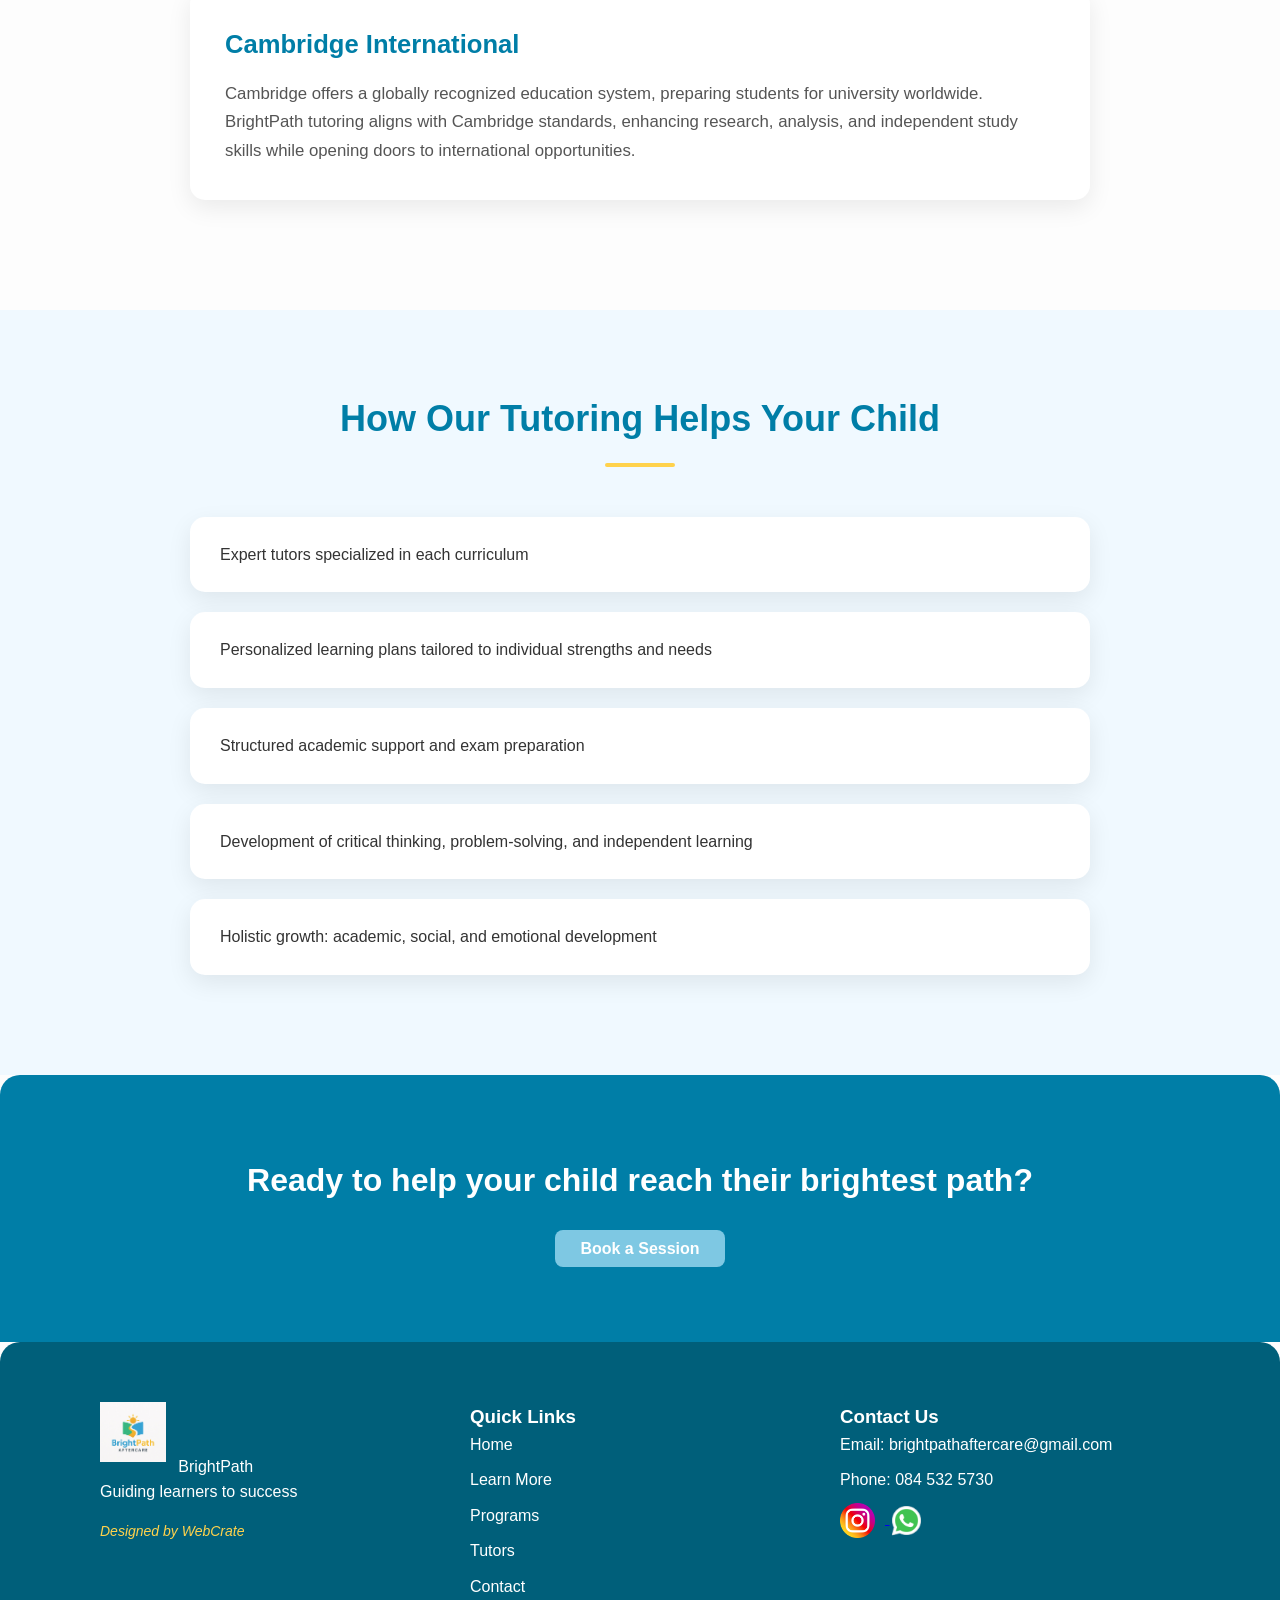
<file: Brightpath/learn.html>
<!DOCTYPE html>
<html lang="en">
<head>
  <meta charset="UTF-8">
  <meta name="viewport" content="width=device-width, initial-scale=1.0">
  <title>BrightPath | Learn More</title>
  <link rel="stylesheet" href="styles/learn.css">
</head>
<body>
  <!-- HEADER -->
  <header>
    <div class="container header-container">
      <div class="logo">
        <img src="images/IMG-20251020-WA0029.jpg" alt="BrightPath Logo" class="logo-img">
        <span class="bright">Bright</span><span class="path">Path</span>
      </div>
      <nav>
        <ul class="nav-links">
          <li><a href="index.html">Home</a></li>
          <li><a href="learn-more.html">Learn More</a></li>
          <li><a href="#">Programs</a></li>
          <li><a href="#">Tutors</a></li>
          <li><a href="#">Contact</a></li>
        </ul>
      </nav>
      <a href="#" class="cta-btn">Book a Tutor</a>
      <div class="mobile-menu-icon">&#9776;</div>
    </div>
  </header>

  <!-- HERO SECTION -->
  <section class="hero learn-more-hero">
    <div class="container hero-container">
      <div class="hero-text">
        <h1>Our Specialized Curricula</h1>
        <p>BrightPath provides expert tutoring for CAPS, DCAPS, IEB, and Cambridge learners. Explore how our training can help your child thrive academically and personally.</p>
      </div>
      <div class="hero-image">
        <img src="images/tutor1.png" alt="Tutoring and learning" class="learn-more-img">
      </div>
    </div>
  </section>

  <!-- CURRICULUM DETAILS -->
  <section class="curricula">
    <div class="container">
      <h2>Curriculum Expertise</h2>
      
      <!-- CAPS -->
      <div class="curriculum-card">
        <h3>CAPS (Curriculum and Assessment Policy Statement)</h3>
        <p>CAPS is South Africa's national curriculum, providing a structured and comprehensive learning path for Grades 1–12. BrightPath tutoring aligns fully with CAPS, offering personalized support, exam preparation, and step-by-step guidance to ensure each learner excels academically.</p>
      </div>

      <!-- DCAPS -->
      <div class="curriculum-card">
        <h3>DCAPS (Differentiated CAPS)</h3>
        <p>DCAPS adapts CAPS for learners with moderate to severe intellectual disabilities, focusing on functional skills and life readiness. BrightPath tutors provide adaptive teaching methods, functional skill development, and holistic support to empower each learner.</p>
      </div>

      <!-- IEB -->
      <div class="curriculum-card">
        <h3>IEB (Independent Examinations Board)</h3>
        <p>The IEB curriculum is flexible and internationally recognized, emphasizing critical thinking and independent learning. BrightPath tutoring prepares learners for IEB assessments, enhances problem-solving skills, and helps students achieve their highest academic potential.</p>
      </div>

      <!-- Cambridge -->
      <div class="curriculum-card">
        <h3>Cambridge International</h3>
        <p>Cambridge offers a globally recognized education system, preparing students for university worldwide. BrightPath tutoring aligns with Cambridge standards, enhancing research, analysis, and independent study skills while opening doors to international opportunities.</p>
      </div>
    </div>
  </section>

  <!-- BENEFITS -->
  <section class="benefits">
    <div class="container">
      <h2>How Our Tutoring Helps Your Child</h2>
      <ul class="benefits-list">
        <li>Expert tutors specialized in each curriculum</li>
        <li>Personalized learning plans tailored to individual strengths and needs</li>
        <li>Structured academic support and exam preparation</li>
        <li>Development of critical thinking, problem-solving, and independent learning</li>
        <li>Holistic growth: academic, social, and emotional development</li>
      </ul>
    </div>
  </section>

  <!-- CTA SECTION -->
  <section class="cta">
    <div class="container">
      <h2>Ready to help your child reach their brightest path?</h2>
      <a href="#" class="btn-primary">Book a Session</a>
    </div>
  </section>

  <!-- FOOTER -->
  <footer>
    <div class="container footer-grid">
      <div class="footer-logo">
        <img src="images/IMG-20251020-WA0029.jpg" alt="BrightPath Logo" class="logo-img">
        <span class="bright">Bright</span><span class="path">Path</span>
        <p>Guiding learners to success</p>
        <p class="designed-by">Designed by WebCrate</p>
      </div>
      <div class="footer-links">
        <h3>Quick Links</h3>
        <ul>
          <li><a href="index.html">Home</a></li>
          <li><a href="learn-more.html">Learn More</a></li>
          <li><a href="#">Programs</a></li>
          <li><a href="#">Tutors</a></li>
          <li><a href="#">Contact</a></li>
        </ul>
      </div>
      <div class="footer-contact">
        <h3>Contact Us</h3>
        <p>Email: brightpathaftercare@gmail.com</p>
        <p>Phone: 084 532 5730</p>
        <a href="https://www.instagram.com/brightpathaftercare?igsh=c2xjYW44cWVueXZn" target="_blank">
          <img src="images/instagram.png" alt="Instagram" class="social-icon">
        </a>
        <a href="https://wa.me/27845325730" target="_blank">
          <img src="images/whatsapp.png" alt="WhatsApp" class="social-icon">
        </a>
      </div>
    </div>
  </footer>

  <script src="scripts/"></script>
</body>
</html>
</file>
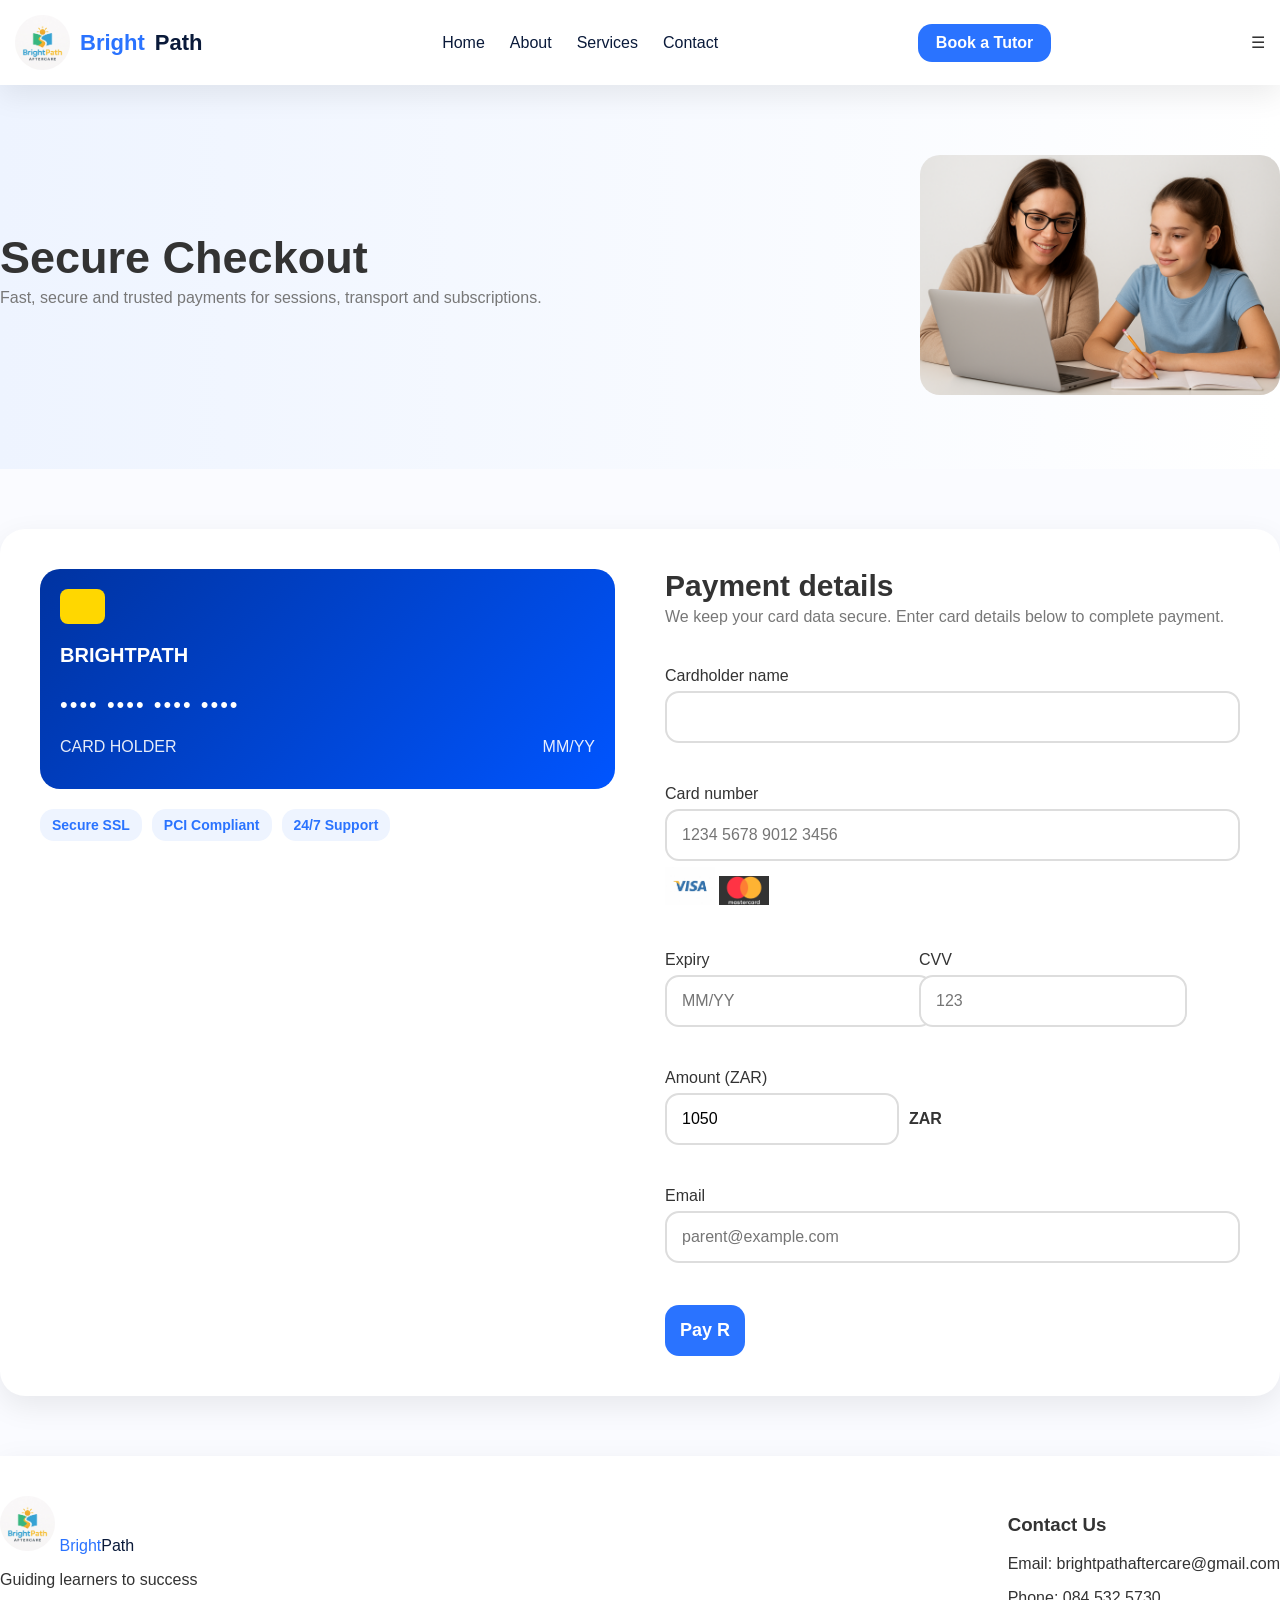
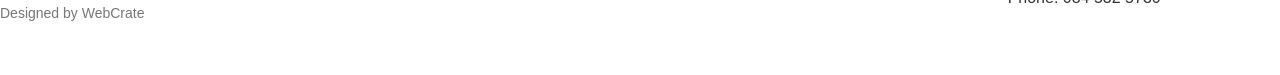
<file: Brightpath/payment.html>
<!DOCTYPE html>
<html lang="en">
<head>
  <meta charset="utf-8" />
  <meta name="viewport" content="width=device-width,initial-scale=1" />
  <title>BrightPath — Secure Payment</title>
  <link rel="stylesheet" href="styles/payment.css" />
</head>
<body>
  <!-- Header (BrightPath) -->
  <header>
    <div class="container header-container">
      <div class="logo">
        <img src="images/IMG-20251020-WA0029.jpg" alt="BrightPath Logo" class="logo-img" />
        <span class="bright">Bright</span><span class="path">Path</span>
      </div>
      <nav>
        <ul class="nav-links">
          <li><a href="index.html">Home</a></li>
          <li><a href="#">About</a></li>
          <li><a href="#">Services</a></li>
          <li><a href="#">Contact</a></li>
        </ul>
      </nav>
      <a href="tutors.html" class="cta-btn">Book a Tutor</a>
      <div class="mobile-menu-icon">&#9776;</div>
    </div>
  </header>

  <!-- Hero -->
  <section class="payment-hero">
    <div class="container hero-container">
      <div class="hero-text">
        <h1>Secure Checkout</h1>
        <p class="muted">Fast, secure and trusted payments for sessions, transport and subscriptions.</p>
      </div>
      <div class="hero-graphic">
        <img src="images/tutor2.png" alt="BrightPath payments" />
      </div>
    </div>
  </section>

  <!-- Payment area -->
  <main class="container payment-wrap">
    <section class="payment-card">

      <!-- left: card preview -->
      <div class="card-preview-wrap">
        <div class="card-preview">
          <div class="card-front">
            <div class="chip"></div>
            <div class="brand">BRIGHTPATH</div>
            <div class="preview-number">•••• •••• •••• ••••</div>
            <div class="preview-row">
              <div class="preview-name">CARD HOLDER</div>
              <div class="preview-expiry">MM/YY</div>
            </div>
          </div>

          <div class="card-back">
            <div class="magnetic"></div>
            <div class="signature">
              <div class="sig-line">CARD HOLDER</div>
              <div class="sig-cvv">CVV</div>
            </div>
            <div class="back-brand">BrightPath</div>
          </div>
        </div>

        <div class="trust-badges">
          <div class="badge">Secure SSL</div>
          <div class="badge">PCI Compliant</div>
          <div class="badge">24/7 Support</div>
        </div>
      </div>

      <!-- right: form -->
      <div class="card-form-wrap">
        <div class="payment-header">
          <h2>Payment details</h2>
          <p class="muted">We keep your card data secure. Enter card details below to complete payment.</p>
        </div>

        <form id="payment-form" class="payment-form" novalidate>

          <div class="form-group">
            <label for="card-name">Cardholder name</label>
            <input id="card-name" data-field type="text" placeholder="" autocomplete="cc-name" />
            <div class="error-message"></div>
          </div>

          <div class="form-group">
            <label for="card-number">Card number</label>
            <input id="card-number" data-field type="text" inputmode="numeric" placeholder="1234 5678 9012 3456" maxlength="19" autocomplete="cc-number" />
            <div class="card-icons">
              <img src="images/visa.jpg" alt="visa" />
              <img src="images/mastercard.jpg" alt="mastercard" />
            </div>
            <div class="error-message"></div>
          </div>

          <div class="form-row">
            <div class="form-group small">
              <label for="expiry">Expiry</label>
              <input id="expiry" data-field type="text" inputmode="numeric" placeholder="MM/YY" maxlength="5" autocomplete="cc-exp" />
              <div class="error-message"></div>
            </div>

            <div class="form-group small">
              <label for="cvv">CVV</label>
              <input id="cvv" data-field type="password" inputmode="numeric" placeholder="123" maxlength="4" autocomplete="cc-csc" />
              <div class="error-message"></div>
            </div>
          </div>

          <div class="form-group">
            <label for="amount">Amount (ZAR)</label>
            <div class="amount-row">
              <input id="amount" data-field type="number" min="1" step="0.01" value="1050" />
              <div class="currency">ZAR</div>
            </div>
            <div class="error-message"></div>
          </div>

          <div class="form-group">
            <label for="email">Email</label>
            <input id="email" data-field type="email" placeholder="parent@example.com" autocomplete="email" />
            <div class="error-message"></div>
          </div>

          <div class="form-actions">
            <button type="submit" class="btn-primary">Pay R <span id="display-amount"></span></button>
          </div>

        </form>

        <div class="success-message" style="display:none">
          <h3>Payment complete</h3>
          <p>Thanks — your payment was processed. A receipt has been sent to your email.</p>
          <a href="index.html" class="btn-secondary">Back to Home</a>
        </div>

      </div>

    </section>
  </main>

  <!-- Footer -->
  <footer>
    <div class="container footer-grid">
      <div class="footer-logo">
        <img src="images/IMG-20251020-WA0029.jpg" alt="BrightPath Logo" class="logo-img">
        <span class="bright">Bright</span><span class="path">Path</span>
        <p>Guiding learners to success</p>
        <p class="designed-by">Designed by WebCrate</p>
      </div>
      <div class="footer-contact">
        <h3>Contact Us</h3>
        <p>Email: brightpathaftercare@gmail.com</p>
        <p>Phone: 084 532 5730</p>
      </div>
    </div>
  </footer>

  <script src="scripts/payment.js"></script>
</body>
</html>
</file>
<file: styles/styles.css>
* {
  margin: 0;
  padding: 0;
  box-sizing: border-box;
  font-family: Helvetica, Arial, sans-serif;
}

body {
  background: #fff;
  color: #000;
}

/* NAV */
.nav {
  position: fixed;
  width: 100%;
  top: 0;
  background: rgba(0,0,0,0.85);
  backdrop-filter: blur(10px);
  z-index: 100;
}

.nav-inner {
  max-width: 1200px;
  margin: auto;
  padding: 1rem 2rem;
  display: flex;
  justify-content: space-between;
  align-items: center;
}

.nav-logo {
  font-size: 1.2rem;
  letter-spacing: 2px;
  color: #fff;
}

.nav-links a {
  margin-left: 2rem;
  color: #fff;
  text-decoration: none;
  opacity: 0.7;
}

.nav-links a:hover {
  opacity: 1;
}

/* HERO */
.hero {
  height: 100vh;
  background: #000;
  color: #fff;
  display: flex;
  align-items: center;
  justify-content: center;
  position: relative;
  overflow: hidden;
}

.grid-bg {
  position: absolute;
  inset: 0;
  background-image:
    linear-gradient(rgba(255,255,255,0.05) 1px, transparent 1px),
    linear-gradient(90deg, rgba(255,255,255,0.05) 1px, transparent 1px);
  background-size: 40px 40px;
}

.hero-content {
  text-align: center;
  z-index: 2;
}

.hero h1 {
  font-size: 6rem;
  letter-spacing: 4px;
}

.hero p {
  margin-top: 1rem;
  opacity: 0.8;
  font-size: 1.4rem;
}

.scroll {
  display: block;
  margin-top: 3rem;
  opacity: 0.5;
}

/* SECTIONS */
section {
  padding: 8rem 2rem;
  max-width: 1100px;
  margin: auto;
}

.about h2,
.cta h2 {
  font-size: 2.8rem;
  margin-bottom: 1rem;
}

.about p,
.cta p {
  font-size: 1.2rem;
  max-width: 700px;
}

/* BRANDS */
.brands {
  display: grid;
  gap: 3rem;
}

.brand {
  padding: 3rem;
  border-radius: 24px;
  transition: transform 0.4s ease, box-shadow 0.4s ease;
}

.brand:hover {
  transform: translateY(-10px);
  box-shadow: 0 40px 80px rgba(0,0,0,0.2);
}

.brand h3 {
  font-size: 2rem;
  margin-bottom: 1rem;
}

.brand button {
  margin-top: 2rem;
  padding: 0.8rem 1.6rem;
  border-radius: 50px;
  border: none;
  cursor: pointer;
  font-weight: bold;
}

/* BRAND COLORS */
.webcrate {
  background: #00B140;
  color: #fff;
}

.webcrate button {
  color: #00B140;
}

.educrate {
  background: linear-gradient(135deg, #00AEEF, #000);
  color: #fff;
}

.educrate button {
  color: #00AEEF;
}

.brightpath {
  background: linear-gradient(135deg, #FFF176, #00AEEF);
}

.brightpath button {
  background: #000;
  color: #FFF176;
}

/* CTA */
.cta {
  background: #000;
  color: #fff;
  border-radius: 32px;
}

/* FOOTER */
footer {
  padding: 4rem;
  text-align: center;
  background: #111;
  color: #777;
}

/* REVEAL */
.reveal {
  opacity: 0;
  transform: translateY(40px);
  transition: 1s ease;
}

.reveal.active {
  opacity: 1;
  transform: translateY(0);
}

/* MOBILE */
@media (max-width: 768px) {
  .hero h1 {
    font-size: 4rem;
  }

  .nav-links {
    display: none;
  }
}
</file>
<file: Brightpath/styles/styles.css>
* {
  margin: 0;
  padding: 0;
  box-sizing: border-box;
  font-family: 'Arial', sans-serif;
}

body {
  background: #fff;
  color: #333;
}

/* ================= CONTAINER ================= */
.container {
  width: 90%;
  max-width: 1200px;
  margin: 0 auto;
}

/* ================= HEADER ================= */
header {
  position: sticky;
  top: 0;
  background: #fff;
  z-index: 1000;
  box-shadow: 0 2px 5px rgba(0,0,0,0.1);
}

.header-container {
  display: flex;
  align-items: center;
  justify-content: space-between;
  height: 80px;
}

.logo {
  display: flex;
  align-items: center;
  cursor: pointer;
  transition: transform 0.4s ease;
}

.logo:hover {
  transform: scale(1.1);
}

.logo:active {
  transform: scale(1.15);
}

.logo .bright { color: #7ec8e3; font-weight: bold; }
.logo .path { color: #ffd24c; font-weight: bold; }

.nav-links {
  list-style: none;
  display: flex;
  gap: 30px;
}

.nav-links li a {
  position: relative;
  text-decoration: none;
  color: #333;
  font-weight: 500;
  transition: color 0.3s ease;
}

.nav-links li a::after {
  content: '';
  position: absolute;
  width: 0%;
  height: 2px;
  bottom: -5px;
  left: 0;
  background: #7ec8e3;
  transition: width 0.3s ease;
}

.nav-links li a:hover::after {
  width: 100%;
}

/* CTA BUTTON */
.cta-btn, .btn-primary {
  background: #7ec8e3;
  color: #fff;
  padding: 12px 25px;
  border-radius: 8px;
  text-decoration: none;
  font-weight: 600;
  transition: all 0.3s ease;
}

.cta-btn:hover, .btn-primary:hover {
  transform: translateY(-3px) scale(1.05);
  box-shadow: 0 8px 20px rgba(0,0,0,0.25);
}

.btn-secondary {
  border: 2px solid #ffd24c;
  color: #ffd24c;
  padding: 12px 25px;
  border-radius: 8px;
  text-decoration: none;
  font-weight: 600;
  transition: 0.3s;
}

.btn-secondary:hover {
  background: #fffbea;
}

/* ================= HERO ================= */
.hero {
  padding: 100px 0;
  display: flex;
  align-items: center;
}

.hero-container {
  display: flex;
  align-items: center;
  justify-content: space-between;
  gap: 50px;
}

.hero-text, .hero-image {
  opacity: 0;
  transform: translateY(20px);
  transition: all 1s ease;
}

.hero-text.visible, .hero-image.visible {
  opacity: 1;
  transform: translateY(0);
}

.hero-text h1 {
  font-size: 48px;
  margin-bottom: 20px;
}

.hero-text p {
  font-size: 18px;
  margin-bottom: 30px;
}

.hero-image img {
  width: 500px;
  max-width: 100%;
  border-radius: 12px;
}

/* ================= GRADES ================= */
.grades {
  padding: 100px 0;
  text-align: center;
}

.grades h2 {
  font-size: 36px;
  margin-bottom: 10px;
}

.grades p {
  font-size: 16px;
  margin-bottom: 50px;
  color: #666;
}

.grades-grid {
  display: flex;
  justify-content: center;
  gap: 30px;
  flex-wrap: wrap;
}

.grade-card {
  width: 300px;
  height: 250px;
  background: #fff;
  border-radius: 12px;
  box-shadow: 0 5px 15px rgba(0,0,0,0.1);
  padding: 20px;
  cursor: pointer;
  transition: transform 0.4s ease, box-shadow 0.4s ease;
}

.grade-card:hover {
  transform: translateY(-10px) scale(1.05);
  box-shadow: 0 15px 25px rgba(0,0,0,0.2);
}

.grade-card .icon {
  font-size: 40px;
  margin-bottom: 20px;
}

.grade-card h3 {
  font-size: 24px;
  margin-bottom: 10px;
}

.grade-card p {
  font-size: 16px;
  color: #666;
}

/* ================= WHY BRIGHTPATH ================= */
.why {
  background: #f9fefb;
  padding: 100px 0;
  text-align: center;
}

.why h2 {
  font-size: 36px;
  margin-bottom: 50px;
}

.why-grid {
  display: flex;
  justify-content: center;
  gap: 30px;
  flex-wrap: wrap;
}

.why-card {
  width: 300px;
  background: #fff;
  border-radius: 12px;
  padding: 30px;
  box-shadow: 0 5px 15px rgba(0,0,0,0.1);
  transition: transform 0.4s ease, box-shadow 0.4s ease;
}

.why-card:hover {
  transform: translateY(-10px) scale(1.05);
  box-shadow: 0 15px 25px rgba(0,0,0,0.2);
}

.why-card .icon {
  font-size: 40px;
  margin-bottom: 20px;
}

/* ================= PARTNERSHIPS ================= */
.partnerships {
  padding: 100px 0;
  text-align: center;
}

.partnerships h2 {
  font-size: 36px;
  margin-bottom: 20px;
}

.partnerships p {
  font-size: 16px;
  margin-bottom: 15px;
  color: #555;
}

.partnerships ul {
  list-style: disc;
  margin: 20px 0;
  padding-left: 40px;
  text-align: left;
  max-width: 400px;
  margin-left: auto;
  margin-right: auto;
}

.map-container {
  width: 100%;
  height: 400px;
  border-radius: 12px;
  margin-top: 30px;
  overflow: hidden;
}



/* ================= CTA ================= */
.cta {
  background: #7ec8e3;
  padding: 80px 0;
  text-align: center;
}

.cta h2 {
  color: #fff;
  font-size: 32px;
  margin-bottom: 30px;
}

/* ================= FOOTER ================= */
footer {
  background: #007ea7;
  color: #fff;
  padding: 60px 40px;
}

.footer-grid {
  display: flex;
  justify-content: space-between;
  flex-wrap: wrap;
  gap: 30px;
}

.footer-logo {
  flex: 1 1 300px;
}

.footer-links {
  flex: 1 1 200px;
}

.footer-contact {
  flex: 1 1 200px;
}

.footer-logo img {
  height: 60px;
  width: auto;
  margin-bottom: 10px;
}

.footer-logo .designed-by {
  margin-top: 15px;
  font-size: 14px;
  font-style: italic;
  color: #ffd24c;
}

.footer-links ul {
  list-style: none;
  padding: 0;
}

.footer-links ul li {
  margin-bottom: 10px;
}

.footer-links ul li a {
  color: #fff;
  text-decoration: none;
}

.footer-links ul li a:hover {
  text-decoration: underline;
}

.footer-contact p {
  margin-bottom: 10px;
}

.social-icon {
  width: 35px;
  height: 35px;
  margin-right: 10px;
  vertical-align: middle;
}

/* ================= LOGO IMAGE ================= */
.logo-img {
  height: 50px;
  width: auto;
  margin-right: 10px;
  vertical-align: middle;
}

/* ================= RESPONSIVE ================= */
@media (max-width: 1024px) {
  .hero-container {
    flex-direction: column;
    text-align: center;
  }

  .grades-grid, .why-grid, .footer-grid {
    flex-direction: column;
    align-items: center;
  }

  header .nav-links {
    display: none;
  }

  .mobile-menu-icon {
    display: block;
    cursor: pointer;
  }
}

@media (max-width: 600px) {
  .hero h1 {
    font-size: 32px;
  }
  .hero p {
    font-size: 16px;
  }

  .map-container {
    height: 300px;
  }

  .social-icon {
    width: 30px;
    height: 30px;
  }
}

/* ================= TESTIMONIALS ================= */
.testimonials {
  padding: 100px 0;
  background: #f9fefb;
  text-align: center;
}

.testimonials h2 {
  font-size: 36px;
  margin-bottom: 30px;
  color: #333;
}

.testimonial-container {
  position: relative;
  max-width: 800px;
  margin: 0 auto 30px;
  overflow: hidden;
  min-height: 200px;
}

.testimonial {
  display: none;
  opacity: 0;
  transition: opacity 0.6s ease;
  background: #fff;
  border-left: 6px solid #7ec8e3;
  border-radius: 12px;
  padding: 25px 35px;
  box-shadow: 0 5px 15px rgba(0, 0, 0, 0.1);
}

.testimonial.active {
  display: block;
  opacity: 1;
}

.testimonial p {
  font-size: 18px;
  color: #444;
  font-style: italic;
  margin-bottom: 15px;
}

.testimonial span {
  display: block;
  font-weight: bold;
  color: #7ec8e3;
}

.testimonial-controls {
  display: flex;
  justify-content: center;
  gap: 20px;
}

.testimonial-btn {
  background: #7ec8e3;
  border: none;
  color: #fff;
  padding: 10px 25px;
  border-radius: 8px;
  cursor: pointer;
  font-weight: 600;
  transition: all 0.3s ease;
}

.testimonial-btn:hover {
  transform: scale(1.05);
  background: #5ab0ce;
}
</file>
<file: styles/educrate.css>
* {
  margin: 0;
  padding: 0;
  box-sizing: border-box;
}

body {
  font-family: system-ui, sans-serif;
  background: #000;
  color: #fff;
  line-height: 1.6;
}

/* HERO */
.hero {
  min-height: 100vh;
  padding: 4rem 2rem;
  display: flex;
  flex-direction: column;
  align-items: center;
  text-align: center;
  background: radial-gradient(circle at top, #1a73e8aa, #000 70%);
}

.logo-holder img {
  width: 120px;
  margin-bottom: 2rem;
}

.hero h1 {
  font-size: 3.8rem;
  color: #1a73e8;
}

.hero p {
  max-width: 720px;
  margin-top: 1.5rem;
  opacity: 0.85;
}

/* BLOCK SECTIONS */
.block {
  display: grid;
  grid-template-columns: 1fr 1fr;
  gap: 4rem;
  padding: 6rem 3rem;
  align-items: center;
}

.block.reverse {
  direction: rtl;
}

.block.reverse * {
  direction: ltr;
}

.block h2 {
  font-size: 2.5rem;
  color: #1a73e8;
}

.block p {
  margin-top: 1rem;
  opacity: 0.8;
}

.block img {
  width: 100%;
  border-radius: 16px;
}

/* FEATURES */
.features {
  padding: 6rem 3rem;
  text-align: center;
}

.features h2 {
  font-size: 2.5rem;
  color: #1a73e8;
  margin-bottom: 3rem;
}

.feature-grid {
  display: grid;
  grid-template-columns: repeat(auto-fit, minmax(220px, 1fr));
  gap: 1.5rem;
}

.feature {
  padding: 1.5rem;
  border: 1px solid #1a73e830;
  border-radius: 14px;
  background: #1a73e808;
}

/* CLOSING */
.closing {
  padding: 6rem 2rem;
  text-align: center;
  background: #1a73e8;
  color: #000;
}

.closing h2 {
  font-size: 2.5rem;
}

.closing p {
  margin-top: 1rem;
  font-weight: 500;
}

/* FOOTER */
.footer {
  background: #111;
  color: #fff;
  padding: 3rem 2rem;
  text-align: center;
  border-top: 1px solid #1a73e830;
}

.footer h3 {
  color: #1a73e8;
  font-size: 1.8rem;
  margin-bottom: 1rem;
}

.footer p {
  margin: 0.5rem 0;
  opacity: 0.85;
}

.footer a {
  color: #1a73e8;
  text-decoration: none;
}

.footer a:hover {
  text-decoration: underline;
}

/* MOBILE */
@media (max-width: 768px) {
  .hero h1 {
    font-size: 2.8rem;
  }

  .block {
    grid-template-columns: 1fr;
    padding: 4rem 2rem;
  }
}
</file>
<file: styles/webcrate.css>
* {
  margin: 0;
  padding: 0;
  box-sizing: border-box;
}

body {
  font-family: system-ui, sans-serif;
  background: #000;
  color: #fff;
  line-height: 1.6;
}

/* HERO */
.hero {
  min-height: 100vh;
  padding: 4rem 2rem;
  display: flex;
  flex-direction: column;
  align-items: center;
  text-align: center;
  background: radial-gradient(circle at top, #00ff8840, #000 70%);
}

.logo-holder img {
  width: 120px;
  margin-bottom: 2rem;
}

.hero h1 {
  font-size: 4rem;
  color: #00ff88;
}

.hero p {
  max-width: 720px;
  margin-top: 1.5rem;
  opacity: 0.85;
}

/* BLOCK SECTIONS */
.block {
  display: grid;
  grid-template-columns: 1fr 1fr;
  gap: 4rem;
  padding: 6rem 3rem;
  align-items: center;
}

.block.reverse {
  direction: rtl;
}

.block.reverse * {
  direction: ltr;
}

.block h2 {
  font-size: 2.5rem;
  color: #00ff88;
}

.block p {
  margin-top: 1rem;
  opacity: 0.8;
}

.block img {
  width: 100%;
  border-radius: 16px;
}

/* FEATURES */
.features {
  padding: 6rem 3rem;
  text-align: center;
}

.features h2 {
  font-size: 2.5rem;
  color: #00ff88;
  margin-bottom: 3rem;
}

.feature-grid {
  display: grid;
  grid-template-columns: repeat(auto-fit, minmax(220px, 1fr));
  gap: 1.5rem;
}

.feature {
  padding: 1.5rem;
  border: 1px solid #00ff8830;
  border-radius: 14px;
  background: #00ff8808;
}

/* CLOSING */
.closing {
  padding: 6rem 2rem;
  text-align: center;
  background: #00ff88;
  color: #000;
}

.closing h2 {
  font-size: 2.5rem;
}

.closing p {
  margin-top: 1rem;
  font-weight: 500;
}

/* MOBILE */
@media (max-width: 768px) {
  .hero h1 {
    font-size: 2.8rem;
  }

  .block {
    grid-template-columns: 1fr;
    padding: 4rem 2rem;
  }
}

/* FOOTER */
.footer {
  background: #111;
  color: #fff;
  padding: 3rem 2rem;
  text-align: center;
  border-top: 1px solid #00ff8830;
}

.footer h3 {
  color: #00ff88;
  font-size: 1.8rem;
  margin-bottom: 1rem;
}

.footer p {
  margin: 0.5rem 0;
  opacity: 0.85;
}

.footer a {
  color: #00ff88;
  text-decoration: none;
}

.footer a:hover {
  text-decoration: underline;
}
</file>
<file: Brightpath/styles/learn.css>
/* ================= RESET & BASE ================= */
* {
  margin: 0;
  padding: 0;
  box-sizing: border-box;
  font-family: 'Arial', sans-serif;
}

body {
  background: #fdfdfd;
  color: #333;
  line-height: 1.6;
  scroll-behavior: smooth;
}

/* ================= CONTAINER ================= */
.container {
  width: 90%;
  max-width: 1200px;
  margin: 0 auto;
}

/* ================= HEADER ================= */
header {
  height: 70px;
  position: sticky;
  top: 0;
  background: #fff;
  z-index: 1000;
  box-shadow: 0 2px 8px rgba(0,0,0,0.08);
  transition: all 0.3s ease;
  display: flex;
  align-items: center;
  justify-content: center;
}

.header-container {
  display: flex;
  align-items: center;
  justify-content: space-between;
  width: 100%;
  max-width: 1200px;
  padding: 0 20px;
}

.logo {
  display: flex;
  align-items: center;
  max-height: 60px;
}

.logo-img {
  height: 40px;
  width: auto;
  margin-right: 8px;
}

.logo .bright, .logo .path {
  font-size: 1.2rem;
  font-weight: bold;
}

.logo .bright { color: #7ec8e3; }
.logo .path { color: #ffd24c; }

.nav-links {
  list-style: none;
  display: flex;
  gap: 25px;
}

.nav-links li a {
  text-decoration: none;
  color: #333;
  font-weight: 500;
  position: relative;
  transition: all 0.3s ease;
}

.nav-links li a::after {
  content: '';
  position: absolute;
  width: 0%;
  height: 2px;
  bottom: -5px;
  left: 0;
  background: #ffd24c;
  transition: width 0.3s ease;
}

.nav-links li a:hover::after {
  width: 100%;
}

/* CTA BUTTON */
.cta-btn, .btn-primary {
  background: #7ec8e3;
  color: #fff;
  padding: 10px 25px;
  border-radius: 8px;
  text-decoration: none;
  font-weight: 600;
  transition: all 0.3s ease;
}

.cta-btn:hover, .btn-primary:hover {
  transform: translateY(-2px) scale(1.05);
  box-shadow: 0 10px 20px rgba(0,0,0,0.12);
}

.btn-secondary {
  border: 2px solid #ffd24c;
  color: #ffd24c;
  padding: 10px 25px;
  border-radius: 8px;
  font-weight: 600;
  transition: 0.3s;
}

.btn-secondary:hover {
  background: #fffbea;
}

/* ================= HERO ================= */
.hero {
  padding: 120px 0;
  display: flex;
  align-items: center;
  justify-content: center;
  background: linear-gradient(135deg, #f0faff, #fffdf7);
}

.hero-container {
  display: flex;
  align-items: center;
  justify-content: space-between;
  gap: 50px;
  flex-wrap: wrap;
}

.hero-text h1 {
  font-size: 3rem;
  margin-bottom: 20px;
  color: #007ea7;
  animation: fadeUp 1s ease forwards;
}

.hero-text p {
  font-size: 1.2rem;
  margin-bottom: 30px;
  color: #555;
  max-width: 600px;
  animation: fadeUp 1.2s ease forwards;
}

.hero-image img {
  width: 500px;
  max-width: 100%;
  border-radius: 20px;
  box-shadow: 0 15px 30px rgba(0,0,0,0.1);
  animation: fadeUp 1.4s ease forwards;
}

/* ================= CURRICULA ================= */
.curricula {
  padding: 80px 0;
  text-align: center;
}

.curricula h2 {
  font-size: 2.5rem;
  margin-bottom: 50px;
  color: #007ea7;
  position: relative;
}

.curricula h2::after {
  content: '';
  display: block;
  width: 80px;
  height: 4px;
  background: #ffd24c;
  margin: 15px auto 0;
  border-radius: 2px;
}

.curriculum-card {
  background: #fff;
  border-radius: 15px;
  padding: 35px;
  margin-bottom: 30px;
  max-width: 900px;
  margin-left: auto;
  margin-right: auto;
  box-shadow: 0 8px 25px rgba(0,0,0,0.08);
  transition: all 0.4s ease;
  text-align: left;
}

.curriculum-card:hover {
  transform: translateY(-7px);
  box-shadow: 0 18px 40px rgba(0,0,0,0.15);
}

.curriculum-card h3 {
  font-size: 1.6rem;
  margin-bottom: 15px;
  color: #007ea7;
}

.curriculum-card p {
  font-size: 1.05rem;
  color: #555;
  line-height: 1.7;
}

/* ================= BENEFITS ================= */
.benefits {
  background: #f0f9ff;
  padding: 80px 0;
  text-align: center;
}

.benefits h2 {
  font-size: 2.25rem;
  margin-bottom: 50px;
  color: #007ea7;
  position: relative;
}

.benefits h2::after {
  content: '';
  display: block;
  width: 70px;
  height: 4px;
  background: #ffd24c;
  margin: 15px auto 0;
  border-radius: 2px;
}

.benefits-list {
  list-style: none;
  max-width: 900px;
  margin: 0 auto;
  text-align: left;
}

.benefits-list li {
  background: #fff;
  padding: 25px 30px;
  border-radius: 15px;
  margin-bottom: 20px;
  box-shadow: 0 8px 25px rgba(0,0,0,0.08);
  transition: all 0.3s ease;
}

.benefits-list li:hover {
  transform: translateY(-3px);
  box-shadow: 0 15px 35px rgba(0,0,0,0.12);
}

/* ================= CTA ================= */
.cta {
  background: #007ea7;
  padding: 80px 0;
  text-align: center;
  border-radius: 20px 20px 0 0;
}

.cta h2 {
  color: #fff;
  font-size: 2rem;
  margin-bottom: 30px;
}

/* ================= FOOTER ================= */
footer {
  background: #005f7a;
  color: #fff;
  padding: 60px 40px;
  border-top-left-radius: 20px;
  border-top-right-radius: 20px;
}

.footer-grid {
  display: flex;
  flex-wrap: wrap;
  justify-content: space-between;
  gap: 30px;
}

.footer-logo, .footer-links, .footer-contact {
  flex: 1 1 250px;
}

.footer-logo img {
  height: 60px;
  width: auto;
  margin-bottom: 10px;
}

.footer-logo .designed-by {
  margin-top: 15px;
  font-size: 14px;
  font-style: italic;
  color: #ffd24c;
}

.footer-links ul {
  list-style: none;
  padding: 0;
}

.footer-links ul li {
  margin-bottom: 10px;
}

.footer-links ul li a {
  color: #fff;
  text-decoration: none;
  transition: color 0.3s ease;
}

.footer-links ul li a:hover {
  color: #ffd24c;
}

.footer-contact p {
  margin-bottom: 10px;
}

.social-icon {
  width: 35px;
  height: 35px;
  margin-right: 10px;
  vertical-align: middle;
  transition: transform 0.3s ease;
}

.social-icon:hover {
  transform: scale(1.2);
}

/* ================= ANIMATIONS ================= */
@keyframes fadeUp {
  0% { opacity: 0; transform: translateY(20px);}
  100% { opacity: 1; transform: translateY(0);}
}

/* ================= RESPONSIVE ================= */
@media (max-width: 1024px) {
  .hero-container {
    flex-direction: column;
    text-align: center;
    gap: 30px;
  }

  .footer-grid {
    flex-direction: column;
    align-items: center;
  }

  header .nav-links {
    display: none;
  }

  .mobile-menu-icon {
    display: block;
    cursor: pointer;
  }
}

@media (max-width: 600px) {
  .hero-text h1 {
    font-size: 2rem;
  }

  .hero-text p {
    font-size: 1rem;
  }

  .social-icon {
    width: 30px;
    height: 30px;
  }
}
</file>
<file: Brightpath/styles/payment.css>
:root {
  --bp-blue: #2a73ff;
  --bp-blue-light: #eef4ff;
  --bp-navy: #0a1a3a;
  --bp-text: #333;
  --bp-muted: #777;
  --bp-green: #28c76f;
  --radius: 14px;
  --shadow: 0 10px 30px rgba(0,0,0,0.08);
}

body {
  margin: 0;
  font-family: 'Inter', sans-serif;
  background: #fafbff;
  color: var(--bp-text);
}

/* HEADER */
header {
  background: white;
  box-shadow: var(--shadow);
  position: sticky;
  top: 0;
  z-index: 10;
}
.header-container {
  display: flex;
  align-items: center;
  justify-content: space-between;
  padding: 15px;
}
.logo {
  display: flex;
  align-items: center;
  gap: 10px;
  font-size: 22px;
  font-weight: 700;
  color: var(--bp-blue);
}
.logo-img {
  width: 55px;
  height: 55px;
  object-fit: cover;
  border-radius: 50%;
}
.bright { color: var(--bp-blue); }
.path { color: var(--bp-navy); }

nav ul {
  display: flex;
  list-style: none;
  gap: 25px;
}
nav a {
  text-decoration: none;
  color: var(--bp-navy);
  font-weight: 500;
}
.cta-btn {
  padding: 10px 18px;
  background: var(--bp-blue);
  color: white;
  text-decoration: none;
  border-radius: var(--radius);
  font-weight: 600;
}

/* HERO */
.payment-hero {
  padding: 70px 0;
  background: linear-gradient(to right, var(--bp-blue-light), white);
}
.hero-container {
  display: flex;
  align-items: center;
  justify-content: space-between;
  gap: 40px;
}
.hero-text h1 {
  font-size: 45px;
  margin: 0;
}
.muted {
  color: var(--bp-muted);
  margin-top: 5px;
}
.hero-graphic img {
  width: 360px;
  border-radius: 20px;
}

/* PAYMENT SECTION */
.payment-wrap {
  margin: 60px auto;
  max-width: 1300px;
}
.payment-card {
  display: grid;
  grid-template-columns: 1fr 1fr;
  gap: 50px;
  background: white;
  padding: 40px;
  border-radius: 25px;
  box-shadow: var(--shadow);
}

/* CARD PREVIEW */
.card-preview-wrap {
  display: flex;
  flex-direction: column;
  gap: 20px;
}
.card-preview {
  width: 100%;
  height: 220px;
  border-radius: 20px;
  position: relative;
  transform-style: preserve-3d;
  transition: 0.8s;
}
.card-front, .card-back {
  position: absolute;
  width: 100%;
  height: 100%;
  backface-visibility: hidden;
  border-radius: 20px;
  padding: 20px;
  box-sizing: border-box;
  color: white;
  background: linear-gradient(135deg, #0033a1, #0055ff);
}
.card-back {
  transform: rotateY(180deg);
  background: linear-gradient(135deg, #001a4d, #0033a1);
}
.chip {
  width: 45px;
  height: 35px;
  background: gold;
  border-radius: 8px;
  margin-bottom: 20px;
}
.brand {
  font-size: 20px;
  font-weight: 700;
  margin-bottom: 25px;
}
.preview-number {
  font-size: 22px;
  letter-spacing: 2px;
  margin-bottom: 20px;
}
.preview-row {
  display: flex;
  justify-content: space-between;
}
.preview-name, .preview-expiry {
  font-size: 16px;
  opacity: 0.9;
}

/* BACK */
.magnetic {
  height: 45px;
  background: black;
  margin-bottom: 25px;
}
.signature {
  background: white;
  height: 40px;
  border-radius: 6px;
  display: flex;
  justify-content: space-between;
  padding: 8px 12px;
  box-sizing: border-box;
}
.sig-line {
  color: #444;
  font-size: 14px;
}
.sig-cvv {
  font-weight: bold;
  color: #111;
}
.back-brand {
  text-align: right;
  margin-top: 15px;
  font-size: 18px;
}

/* TRUST BADGES */
.trust-badges {
  display: flex;
  gap: 10px;
}
.badge {
  background: var(--bp-blue-light);
  padding: 8px 12px;
  border-radius: var(--radius);
  font-size: 14px;
  color: var(--bp-blue);
  font-weight: 600;
}

/* FORM */
.card-form-wrap {
  display: flex;
  flex-direction: column;
  gap: 25px;
}
.payment-header h2 {
  margin: 0;
  font-size: 30px;
}
.payment-form {
  display: flex;
  flex-direction: column;
  gap: 20px;
}
.form-group {
  display: flex;
  flex-direction: column;
  gap: 6px;
}
input {
  padding: 15px;
  border-radius: var(--radius);
  border: 2px solid #ddd;
  font-size: 16px;
  transition: 0.3s;
}
input:focus {
  border-color: var(--bp-blue);
  box-shadow: 0 0 0 3px rgba(42,115,255,0.2);
  outline: none;
}
.invalid {
  border-color: red !important;
}
.error-message {
  color: red;
  font-size: 13px;
  min-height: 16px;
}
.form-row {
  display: flex;
  gap: 20px;
}
.small input {
  width: 100%;
}
.amount-row {
  display: flex;
  align-items: center;
}
.currency {
  margin-left: 10px;
  font-weight: 700;
}
.card-icons img {
  width: 50px;
  opacity: 0.8;
}

/* BUTTONS */
.btn-primary {
  padding: 15px;
  background: var(--bp-blue);
  color: white;
  font-size: 18px;
  border: none;
  border-radius: var(--radius);
  cursor: pointer;
  font-weight: 700;
  transition: 0.2s;
}
.btn-primary:hover {
  background: #1e5ceb;
}
.btn-secondary {
  padding: 12px 15px;
  background: #f0f0f0;
  text-decoration: none;
  border-radius: var(--radius);
  color: var(--bp-navy);
}

/* SUCCESS */
.success-message {
  text-align: center;
  padding: 40px;
  background: var(--bp-blue-light);
  border-radius: var(--radius);
  box-shadow: var(--shadow);
}

/* FOOTER */
footer {
  background: white;
  margin-top: 60px;
  padding: 40px 0;
  box-shadow: var(--shadow);
}
.footer-grid {
  display: flex;
  justify-content: space-between;
}
.footer-logo {
  text-align: left;
}
.designed-by {
  margin-top: 10px;
  font-size: 14px;
  color: var(--bp-muted);
}
</file>
